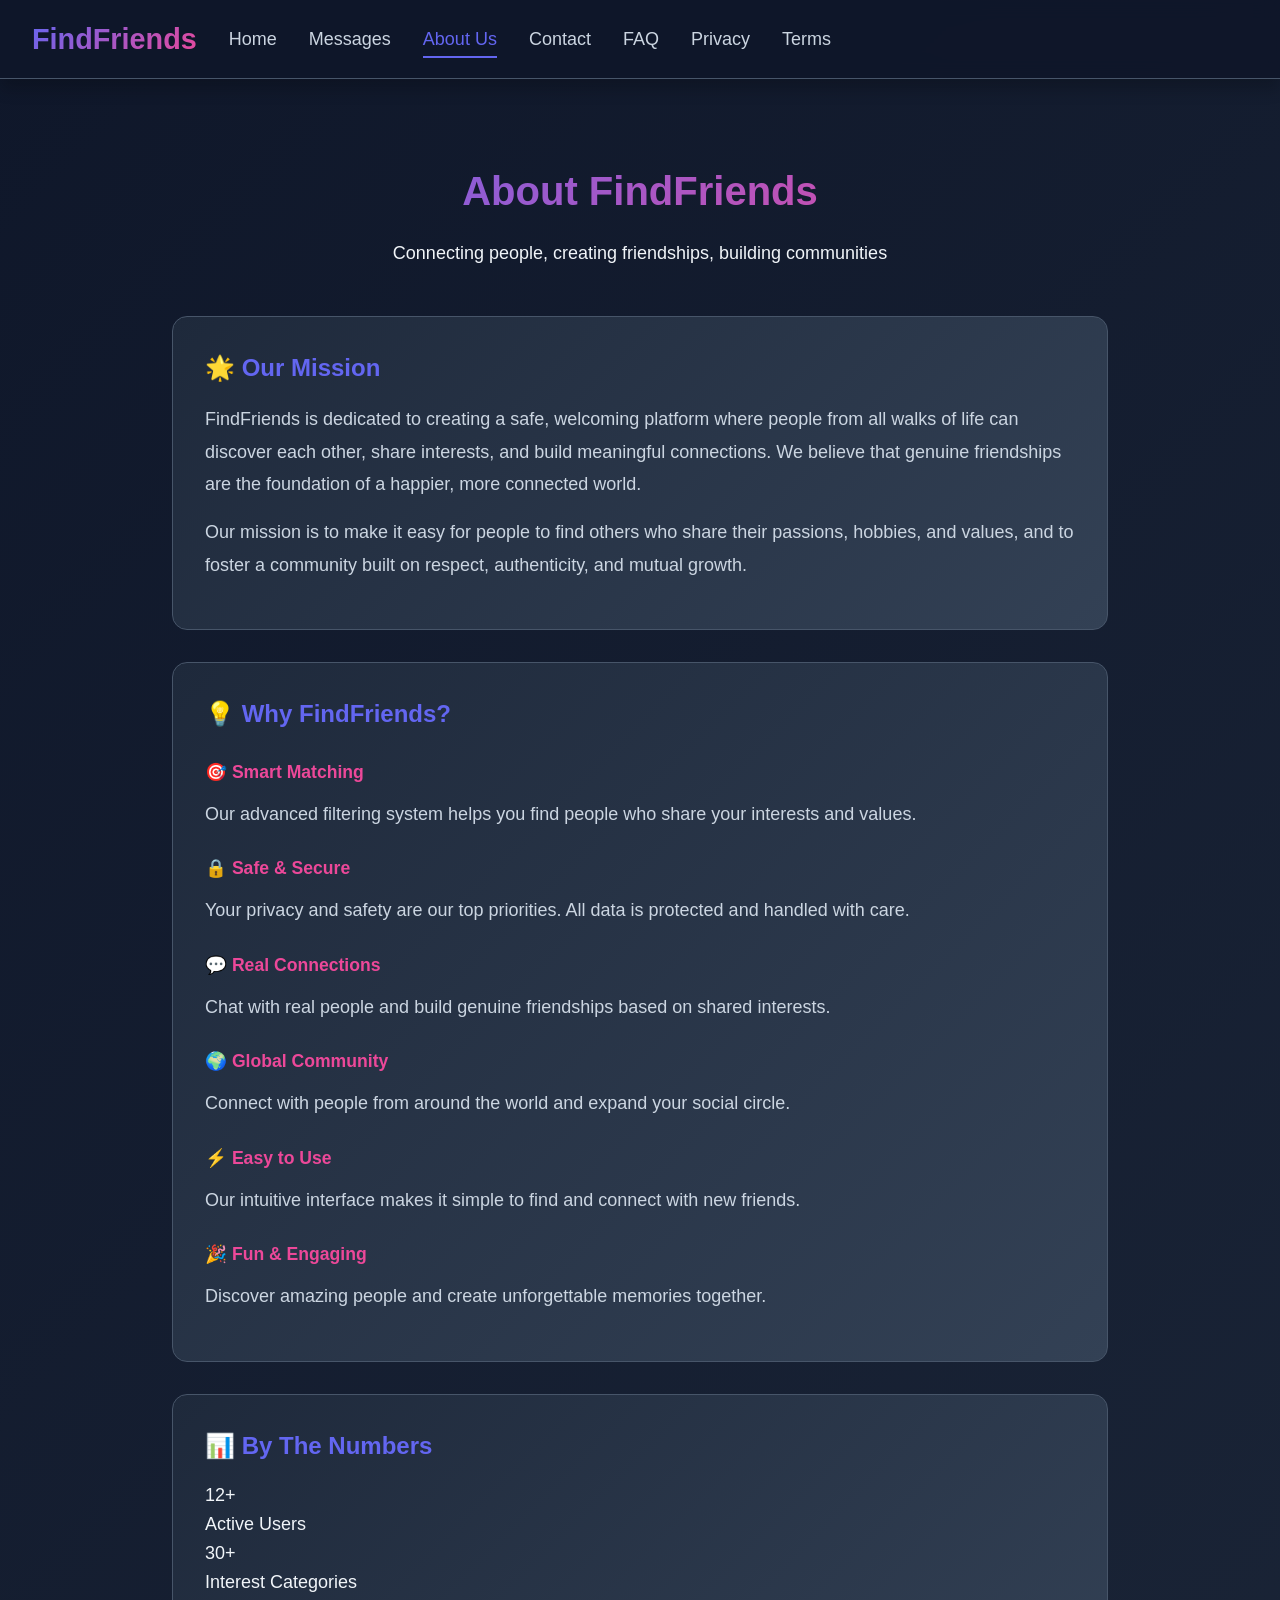
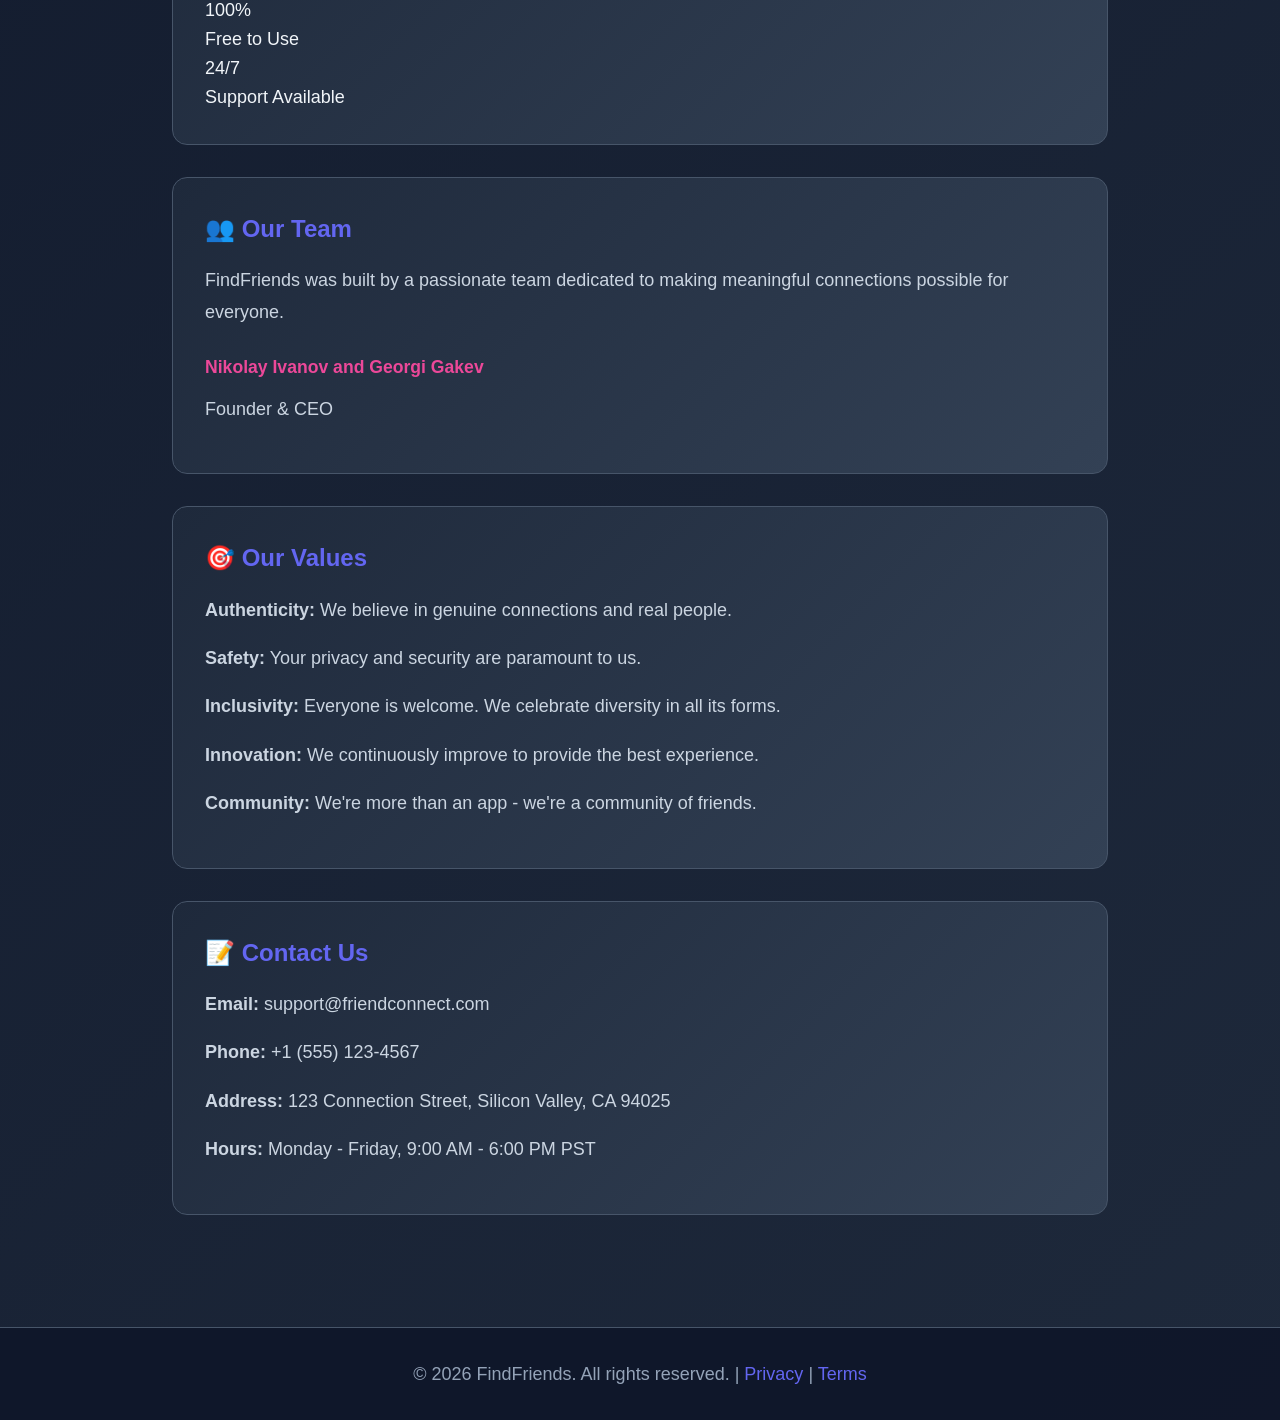
<file: FindFriends/html/about.html>
<!DOCTYPE html>
<html lang="en">
<head>
    <meta charset="UTF-8">
    <meta name="viewport" content="width=device-width, initial-scale=1.0">
    <title>About Us - FindFriends</title>
    <link rel="stylesheet" href="../css/styles.css">
    <link rel="stylesheet" href="../css/responsive.css">
   
</head>
<body>
    <header>
        <nav class="navbar">
            <div class="nav-container">
                <h1 class="logo"> FindFriends</h1>
                <div class="nav-menu">
                    <a href="../index.html" class="nav-link">Home</a>
                    <a href="../html/messages.html" class="nav-link"> Messages</a>
                    <a href="about.html" class="nav-link active">About Us</a>
                    <a href="contact.html" class="nav-link">Contact</a>
                    <a href="faq.html" class="nav-link">FAQ</a>
                    <a href="privacy.html" class="nav-link">Privacy</a>
                    <a href="terms.html" class="nav-link">Terms</a>
                </div>
            </div>
        </nav>
    </header>

    <main>
        <div class="page-container">
            <div class="page-header">
                <h1>About FindFriends</h1>
                <p>Connecting people, creating friendships, building communities</p>
            </div>

            <div class="section">
                <h2>🌟 Our Mission</h2>
                <p>
                    FindFriends is dedicated to creating a safe, welcoming platform where people from all walks of life 
                    can discover each other, share interests, and build meaningful connections. We believe that genuine friendships 
                    are the foundation of a happier, more connected world.
                </p>
                <p>
                    Our mission is to make it easy for people to find others who share their passions, hobbies, and values, 
                    and to foster a community built on respect, authenticity, and mutual growth.
                </p>
            </div>

            <div class="section">
                <h2>💡 Why FindFriends?</h2>
                <div class="feature-grid">
                    <div class="feature-card">
                        <h3>🎯 Smart Matching</h3>
                        <p>Our advanced filtering system helps you find people who share your interests and values.</p>
                    </div>
                    <div class="feature-card">
                        <h3>🔒 Safe & Secure</h3>
                        <p>Your privacy and safety are our top priorities. All data is protected and handled with care.</p>
                    </div>
                    <div class="feature-card">
                        <h3>💬 Real Connections</h3>
                        <p>Chat with real people and build genuine friendships based on shared interests.</p>
                    </div>
                    <div class="feature-card">
                        <h3>🌍 Global Community</h3>
                        <p>Connect with people from around the world and expand your social circle.</p>
                    </div>
                    <div class="feature-card">
                        <h3>⚡ Easy to Use</h3>
                        <p>Our intuitive interface makes it simple to find and connect with new friends.</p>
                    </div>
                    <div class="feature-card">
                        <h3>🎉 Fun & Engaging</h3>
                        <p>Discover amazing people and create unforgettable memories together.</p>
                    </div>
                </div>
            </div>

            <div class="section">
                <h2>📊 By The Numbers</h2>
                <div class="stats-row">
                    <div class="stat">
                        <div class="stat-number">12+</div>
                        <div class="stat-label">Active Users</div>
                    </div>
                    <div class="stat">
                        <div class="stat-number">30+</div>
                        <div class="stat-label">Interest Categories</div>
                    </div>
                    <div class="stat">
                        <div class="stat-number">100%</div>
                        <div class="stat-label">Free to Use</div>
                    </div>
                    <div class="stat">
                        <div class="stat-number">24/7</div>
                        <div class="stat-label">Support Available</div>
                    </div>
                </div>
            </div>

            <div class="section">
                <h2>👥 Our Team</h2>
                <p>FindFriends was built by a passionate team dedicated to making meaningful connections possible for everyone.</p>
                <div class="team-grid">
                    <div class="team-member">
                        <h3>Nikolay Ivanov and Georgi Gakev</h3>
                        <p>Founder & CEO</p>
                    </div>
                    
                </div>
            </div>

            <div class="section">
                <h2>🎯 Our Values</h2>
                <p><strong>Authenticity:</strong> We believe in genuine connections and real people.</p>
                <p><strong>Safety:</strong> Your privacy and security are paramount to us.</p>
                <p><strong>Inclusivity:</strong> Everyone is welcome. We celebrate diversity in all its forms.</p>
                <p><strong>Innovation:</strong> We continuously improve to provide the best experience.</p>
                <p><strong>Community:</strong> We're more than an app - we're a community of friends.</p>
            </div>

            <div class="section">
                <h2>📝 Contact Us</h2>
                <p><strong>Email:</strong> support@friendconnect.com</p>
                <p><strong>Phone:</strong> +1 (555) 123-4567</p>
                <p><strong>Address:</strong> 123 Connection Street, Silicon Valley, CA 94025</p>
                <p><strong>Hours:</strong> Monday - Friday, 9:00 AM - 6:00 PM PST</p>
            </div>
        </div>
    </main>

    <footer>
        <p>&copy; 2026 FindFriends. All rights reserved. | <a href="privacy.html" style="color: var(--primary-color); text-decoration: none;">Privacy</a> | <a href="terms.html" style="color: var(--primary-color); text-decoration: none;">Terms</a></p>
    </footer>
</body>
</html>
</file>
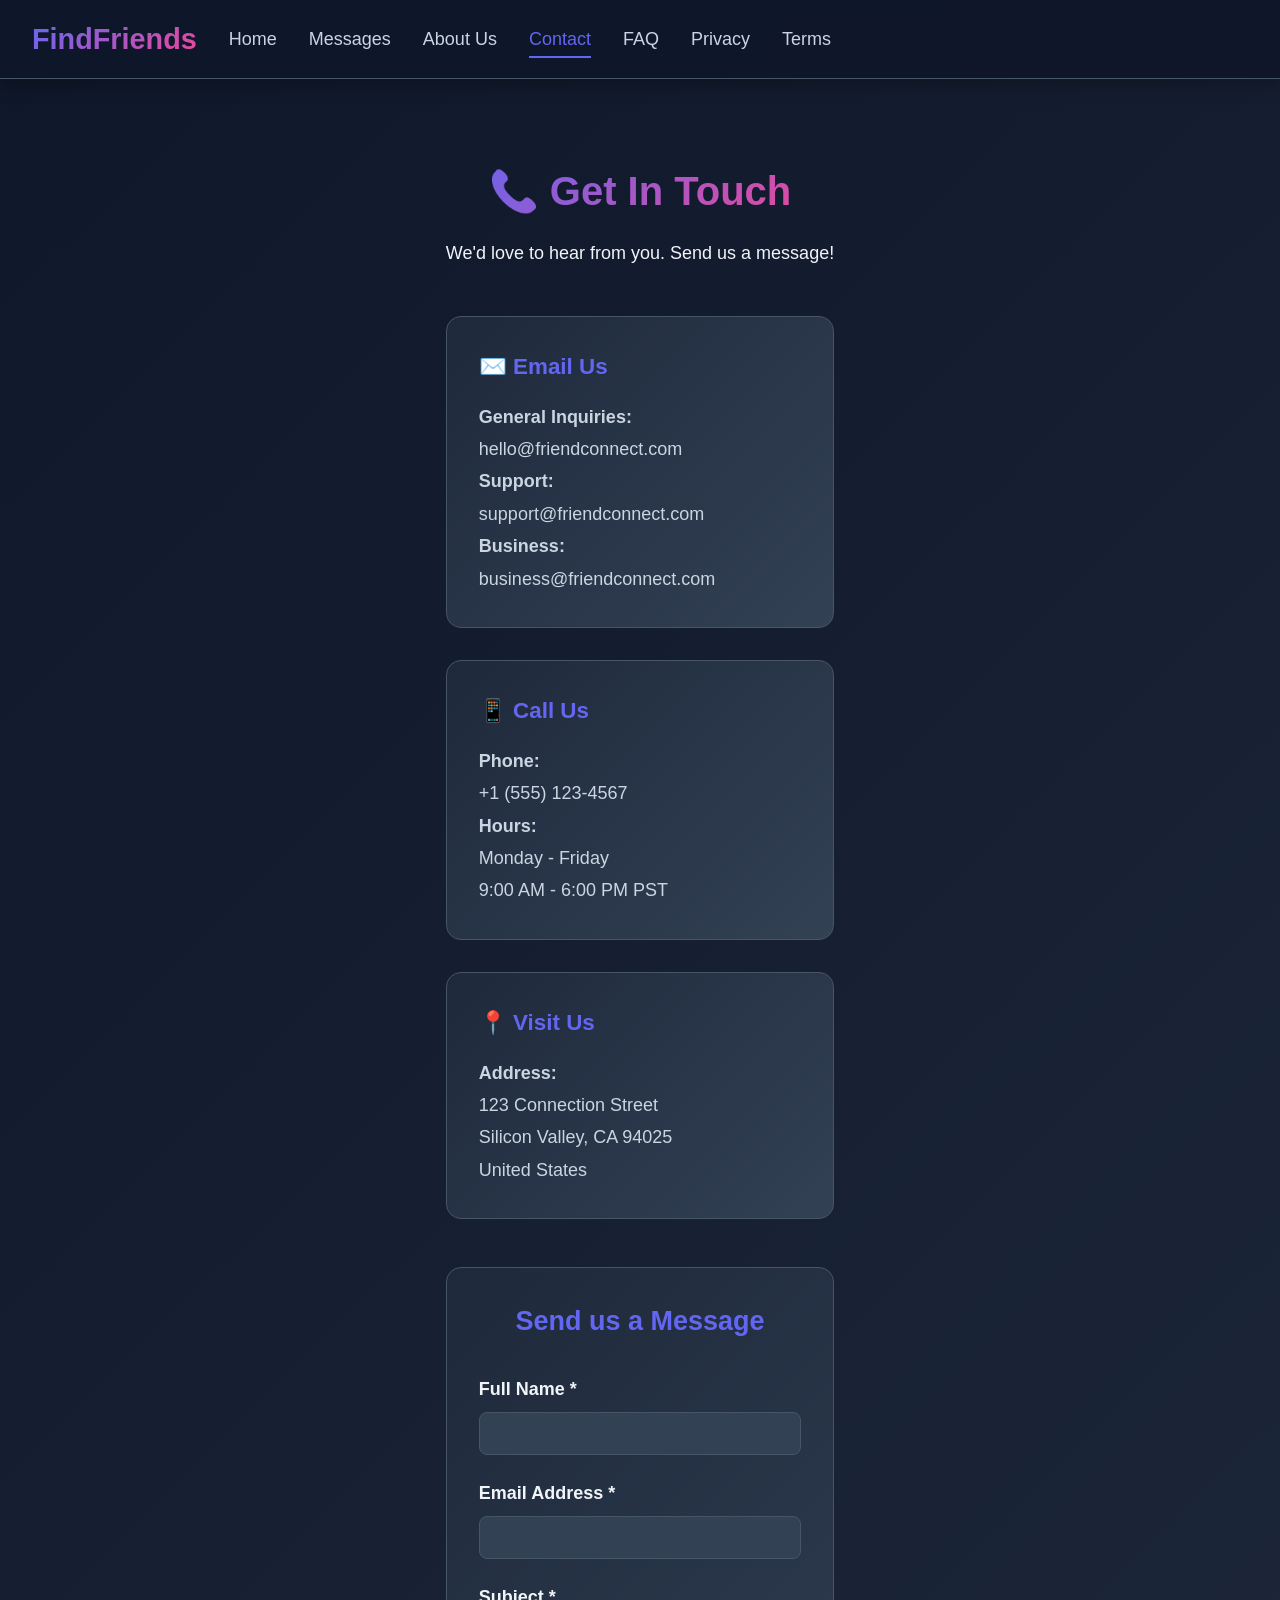
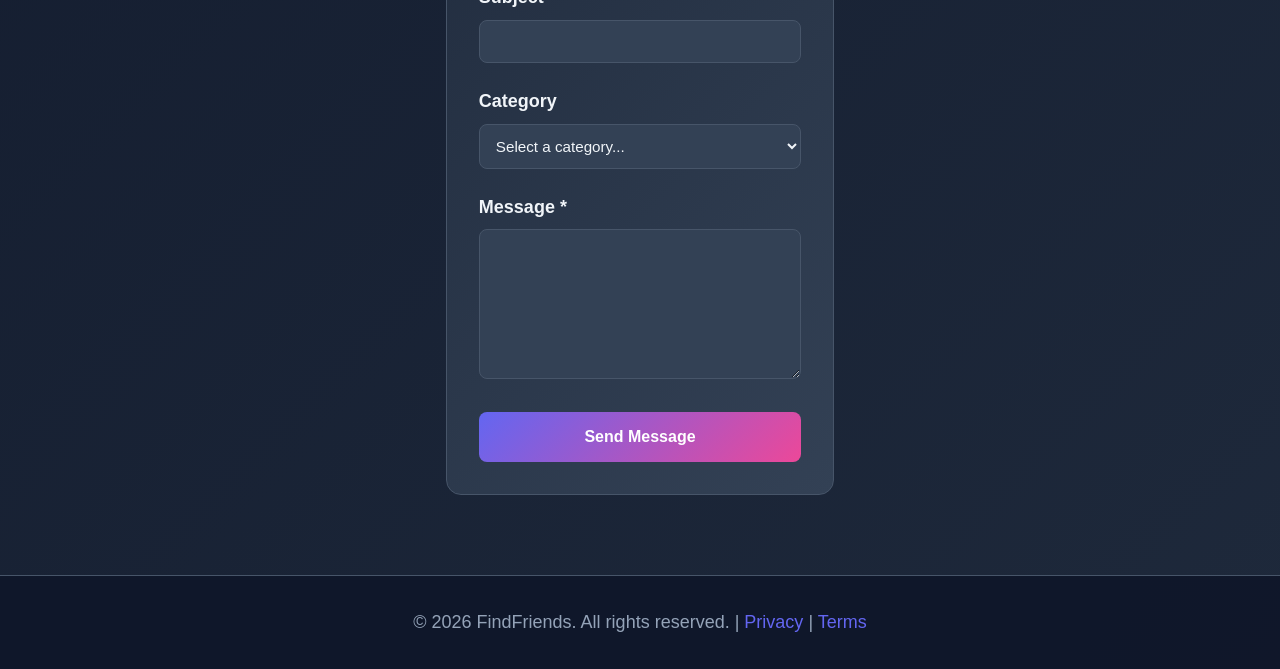
<file: FindFriends/html/contact.html>
<!DOCTYPE html>
<html lang="en">
<head>
    <meta charset="UTF-8">
    <meta name="viewport" content="width=device-width, initial-scale=1.0">
    <title>Contact Us - FindFriends</title>
    <link rel="stylesheet" href="../css/styles.css">
    <link rel="stylesheet" href="../css/responsive.css">
    
</head>
<body>
    <header>
        <nav class="navbar">
            <div class="nav-container">
                <h1 class="logo"> FindFriends</h1>
                <div class="nav-menu">
                    <a href="../index.html" class="nav-link">Home</a>
                    <a href="../html/messages.html" class="nav-link"> Messages</a>
                    <a href="about.html" class="nav-link">About Us</a>
                    <a href="contact.html" class="nav-link active">Contact</a>
                    <a href="faq.html" class="nav-link">FAQ</a>
                    <a href="privacy.html" class="nav-link">Privacy</a>
                    <a href="terms.html" class="nav-link">Terms</a>
                </div>
            </div>
        </nav>
    </header>

    <main>
        <div class="page-container">
            <div class="page-header">
                <h1>📞 Get In Touch</h1>
                <p>We'd love to hear from you. Send us a message!</p>
            </div>

            <div class="contact-grid">
                <div class="contact-card">
                    <h3>✉️ Email Us</h3>
                    <p><strong>General Inquiries:</strong><br>hello@friendconnect.com</p>
                    <p><strong>Support:</strong><br>support@friendconnect.com</p>
                    <p><strong>Business:</strong><br>business@friendconnect.com</p>
                </div>

                <div class="contact-card">
                    <h3>📱 Call Us</h3>
                    <p><strong>Phone:</strong><br>+1 (555) 123-4567</p>
                    <p><strong>Hours:</strong><br>Monday - Friday<br>9:00 AM - 6:00 PM PST</p>
                </div>

                <div class="contact-card">
                    <h3>📍 Visit Us</h3>
                    <p><strong>Address:</strong><br>123 Connection Street<br>Silicon Valley, CA 94025<br>United States</p>
                </div>
            </div>

            <div class="contact-form">
                <h2 style="text-align: center; margin-bottom: 2rem; color: var(--primary-color);">Send us a Message</h2>
                <form id="contact-form">
                    <div class="form-group">
                        <label for="name">Full Name *</label>
                        <input type="text" id="name" name="name" required>
                    </div>

                    <div class="form-group">
                        <label for="email">Email Address *</label>
                        <input type="email" id="email" name="email" required>
                    </div>

                    <div class="form-group">
                        <label for="subject">Subject *</label>
                        <input type="text" id="subject" name="subject" required>
                    </div>

                    <div class="form-group">
                        <label for="category">Category</label>
                        <select id="category" name="category">
                            <option value="">Select a category...</option>
                            <option value="general">General Inquiry</option>
                            <option value="support">Technical Support</option>
                            <option value="feedback">Feedback</option>
                            <option value="business">Business Proposal</option>
                            <option value="other">Other</option>
                        </select>
                    </div>

                    <div class="form-group">
                        <label for="message">Message *</label>
                        <textarea id="message" name="message" required></textarea>
                    </div>

                    <button type="submit" class="form-submit">Send Message</button>
                </form>
            </div>
        </div>
    </main>

    <footer>
        <p>&copy; 2026 FindFriends. All rights reserved. | <a href="privacy.html" style="color: var(--primary-color); text-decoration: none;">Privacy</a> | <a href="terms.html" style="color: var(--primary-color); text-decoration: none;">Terms</a></p>
    </footer>

    <script>
        document.getElementById('contact-form').addEventListener('submit', (e) => {
            e.preventDefault();
            const formData = {
                name: document.getElementById('name').value,
                email: document.getElementById('email').value,
                subject: document.getElementById('subject').value,
                category: document.getElementById('category').value,
                message: document.getElementById('message').value,
                timestamp: new Date().toISOString()
            };
            
            // Save to localStorage (in real app, would send to server)
            let messages = JSON.parse(localStorage.getItem('contact-messages') || '[]');
            messages.push(formData);
            localStorage.setItem('contact-messages', JSON.stringify(messages));
            
            // Show success message
            alert('✅ Thank you for your message! We will get back to you soon.');
            document.getElementById('contact-form').reset();
        });
    </script>
</body>
</html>
</file>
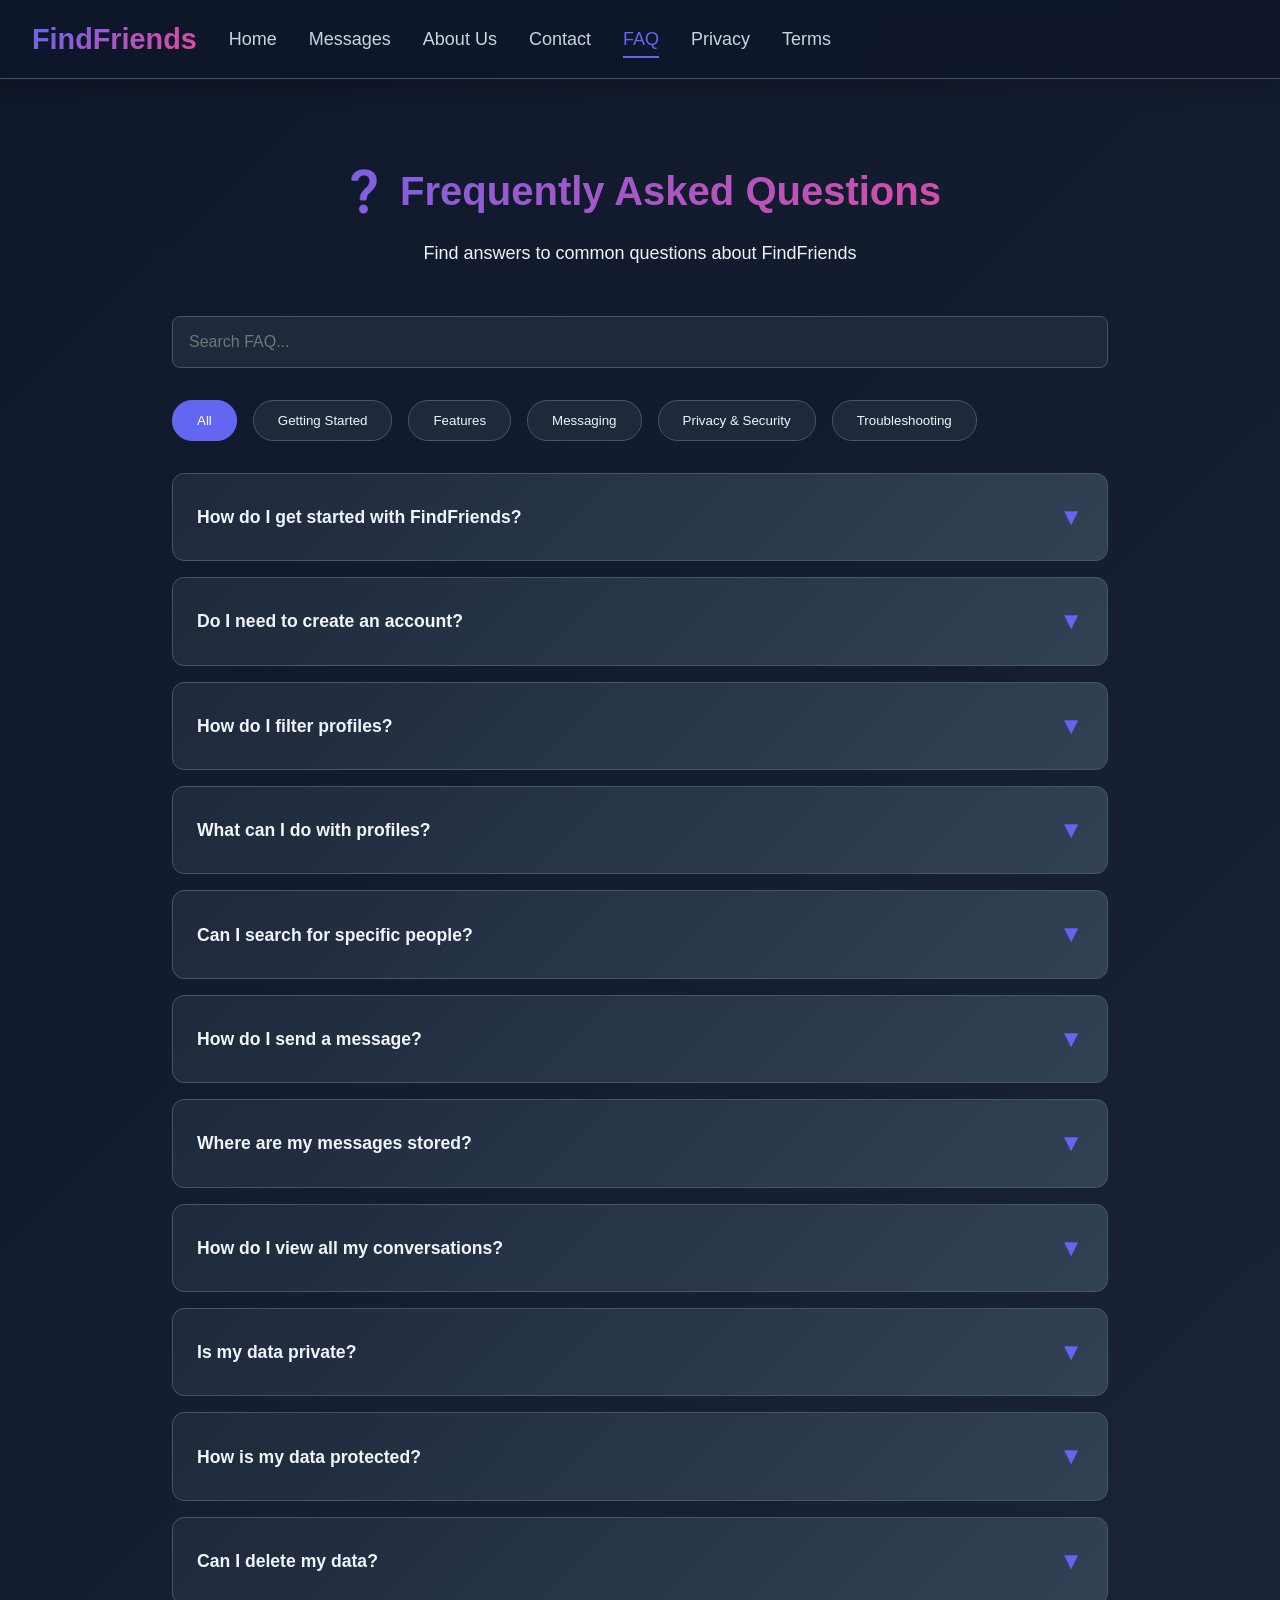
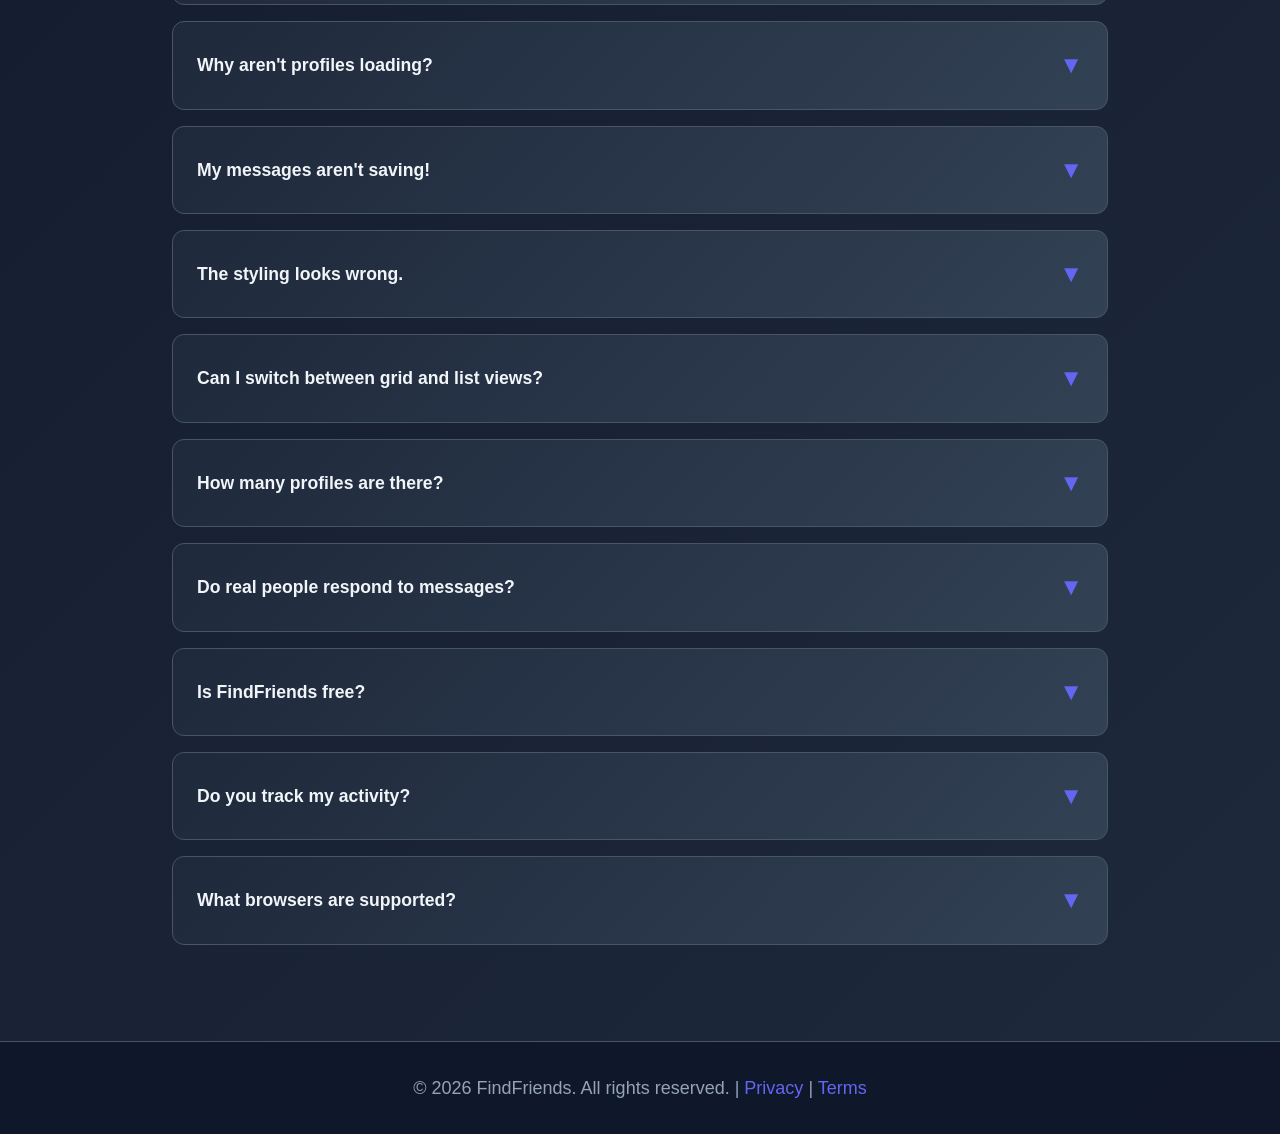
<file: FindFriends/html/faq.html>
<!DOCTYPE html>
<html lang="en">
<head>
    <meta charset="UTF-8">
    <meta name="viewport" content="width=device-width, initial-scale=1.0">
    <title>FAQ - FindFriends</title>
    <link rel="stylesheet" href="../css/styles.css">
    <link rel="stylesheet" href="../css/responsive.css">
    
</head>
<body>
    <header>
        <nav class="navbar">
            <div class="nav-container">
                <h1 class="logo"> FindFriends</h1>
                <div class="nav-menu">
                    <a href="../index.html" class="nav-link">Home</a>
                    <a href="../html/messages.html" class="nav-link"> Messages</a>
                    <a href="about.html" class="nav-link">About Us</a>
                    <a href="contact.html" class="nav-link">Contact</a>
                    <a href="faq.html" class="nav-link active">FAQ</a>
                    <a href="privacy.html" class="nav-link">Privacy</a>
                    <a href="terms.html" class="nav-link">Terms</a>
                </div>
            </div>
        </nav>
    </header>

    <main>
        <div class="page-container">
            <div class="page-header">
                <h1>❓ Frequently Asked Questions</h1>
                <p>Find answers to common questions about FindFriends</p>
            </div>

            <div class="faq-search">
                <input type="text" id="faq-search" placeholder="Search FAQ...">
            </div>

            <div class="faq-categories">
                <button class="faq-category-btn active" data-category="all">All</button>
                <button class="faq-category-btn" data-category="getting-started">Getting Started</button>
                <button class="faq-category-btn" data-category="features">Features</button>
                <button class="faq-category-btn" data-category="messaging">Messaging</button>
                <button class="faq-category-btn" data-category="privacy">Privacy & Security</button>
                <button class="faq-category-btn" data-category="troubleshooting">Troubleshooting</button>
            </div>

            <div id="faq-list">
                <!-- FAQ items will be generated here -->
            </div>
        </div>
    </main>

    <footer>
        <p>&copy; 2026 FindFriends. All rights reserved. | <a href="privacy.html" style="color: var(--primary-color); text-decoration: none;">Privacy</a> | <a href="terms.html" style="color: var(--primary-color); text-decoration: none;">Terms</a></p>
    </footer>

    <script>
        const faqData = [
            {
                category: 'getting-started',
                question: 'How do I get started with FindFriends?',
                answer: 'Simply open the app, browse profiles, and start connecting! You can like profiles, send friend requests, and message people directly. All data is stored locally on your device.'
            },
            {
                category: 'getting-started',
                question: 'Do I need to create an account?',
                answer: 'No! FindFriends runs entirely in your browser with no server needed. Just open the app and start using it immediately. Your data is stored locally.'
            },
            {
                category: 'features',
                question: 'How do I filter profiles?',
                answer: 'Click the 🔍 Filters button in the top right. You can filter by age range, select multiple interests, and sort by different criteria. Click Apply Filters to see results.'
            },
            {
                category: 'features',
                question: 'What can I do with profiles?',
                answer: 'You can: ❤️ Like profiles, 👥 Add friends, 💬 Send messages, 🔍 Search by interests, 📊 View statistics, and 📱 Toggle between grid and list views.'
            },
            {
                category: 'features',
                question: 'Can I search for specific people?',
                answer: 'Yes! Use the search bar at the top to find profiles by name, location, interests, or keywords. Results update in real-time as you type.'
            },
            {
                category: 'messaging',
                question: 'How do I send a message?',
                answer: 'Click the 💬 Message button on any profile card, or navigate to the Messages page (💬 icon in navbar). Type your message and press Enter to send.'
            },
            {
                category: 'messaging',
                question: 'Where are my messages stored?',
                answer: 'All your messages are stored in your browser\'s local storage. They persist even if you close the app. Only you can see them - nothing is sent to a server.'
            },
            {
                category: 'messaging',
                question: 'How do I view all my conversations?',
                answer: 'Go to the Messages page (💬 in navbar) or click the 💬 message icon. You\'ll see all conversations in the sidebar with message previews.'
            },
            {
                category: 'privacy',
                question: 'Is my data private?',
                answer: 'Yes, completely! All data is processed and stored locally on your device. Nothing is sent to external servers. Read our Privacy Policy for details.'
            },
            {
                category: 'privacy',
                question: 'How is my data protected?',
                answer: 'Your data is stored in your browser\'s localStorage, which is isolated from other websites. We don\'t use external services or trackers.'
            },
            {
                category: 'privacy',
                question: 'Can I delete my data?',
                answer: 'Yes! You can clear your browser data or use your browser\'s developer tools to clear localStorage. Visit our Privacy Policy for more information.'
            },
            {
                category: 'troubleshooting',
                question: 'Why aren\'t profiles loading?',
                answer: 'Try refreshing the page (Ctrl+F5). If the issue persists, check that you\'re using a modern browser (Chrome, Firefox, Safari, Edge).'
            },
            {
                category: 'troubleshooting',
                question: 'My messages aren\'t saving!',
                answer: 'Make sure localStorage is enabled and you\'re not in Private/Incognito mode. Check your browser settings. In some cases, clearing cache helps.'
            },
            {
                category: 'troubleshooting',
                question: 'The styling looks wrong.',
                answer: 'Try clearing your browser cache (Ctrl+F5). If CSS still doesn\'t load, check that all files are in the correct folders. Try a different browser.'
            },
            {
                category: 'features',
                question: 'Can I switch between grid and list views?',
                answer: 'Yes! Click the ⊞/≡ toggle button in the stats bar. Grid view shows multiple cards per row, while list view shows one profile per row.'
            },
            {
                category: 'features',
                question: 'How many profiles are there?',
                answer: 'We have 12+ diverse profiles with different interests, ages, and locations. More profiles can be added easily.'
            },
            {
                category: 'messaging',
                question: 'Do real people respond to messages?',
                answer: 'No, responses are simulated for demonstration. In a production version, real users would respond. This is a preview/demo of the messaging system.'
            },
            {
                category: 'getting-started',
                question: 'Is FindFriends free?',
                answer: 'Yes, completely free! No subscriptions, no ads, no hidden charges. Just download and use.'
            },
            {
                category: 'privacy',
                question: 'Do you track my activity?',
                answer: 'No tracking whatsoever. We don\'t collect analytics, cookies, or any user data. Everything stays on your device.'
            },
            {
                category: 'troubleshooting',
                question: 'What browsers are supported?',
                answer: 'Chrome, Firefox, Safari, and Edge (latest versions). Mobile browsers: Chrome Mobile and Safari iOS.'
            }
        ];

        let currentCategory = 'all';

        function renderFAQ(category = 'all', searchTerm = '') {
            const container = document.getElementById('faq-list');
            let filtered = faqData;

            if (category !== 'all') {
                filtered = filtered.filter(item => item.category === category);
            }

            if (searchTerm) {
                filtered = filtered.filter(item =>
                    item.question.toLowerCase().includes(searchTerm.toLowerCase()) ||
                    item.answer.toLowerCase().includes(searchTerm.toLowerCase())
                );
            }

            container.innerHTML = filtered.map((item, index) => `
                <div class="faq-item" data-index="${index}">
                    <div class="faq-question">
                        <h3>${item.question}</h3>
                        <span class="faq-toggle">▼</span>
                    </div>
                    <div class="faq-answer">
                        <p>${item.answer}</p>
                    </div>
                </div>
            `).join('');

            // Add click listeners
            container.querySelectorAll('.faq-item').forEach(item => {
                item.querySelector('.faq-question').addEventListener('click', () => {
                    item.classList.toggle('open');
                });
            });
        }

        // Category filtering
        document.querySelectorAll('.faq-category-btn').forEach(btn => {
            btn.addEventListener('click', () => {
                document.querySelectorAll('.faq-category-btn').forEach(b => b.classList.remove('active'));
                btn.classList.add('active');
                currentCategory = btn.dataset.category;
                renderFAQ(currentCategory, document.getElementById('faq-search').value);
            });
        });

        // Search
        document.getElementById('faq-search').addEventListener('input', (e) => {
            renderFAQ(currentCategory, e.target.value);
        });

        // Initial render
        renderFAQ();
    </script>
</body>
</html>
</file>
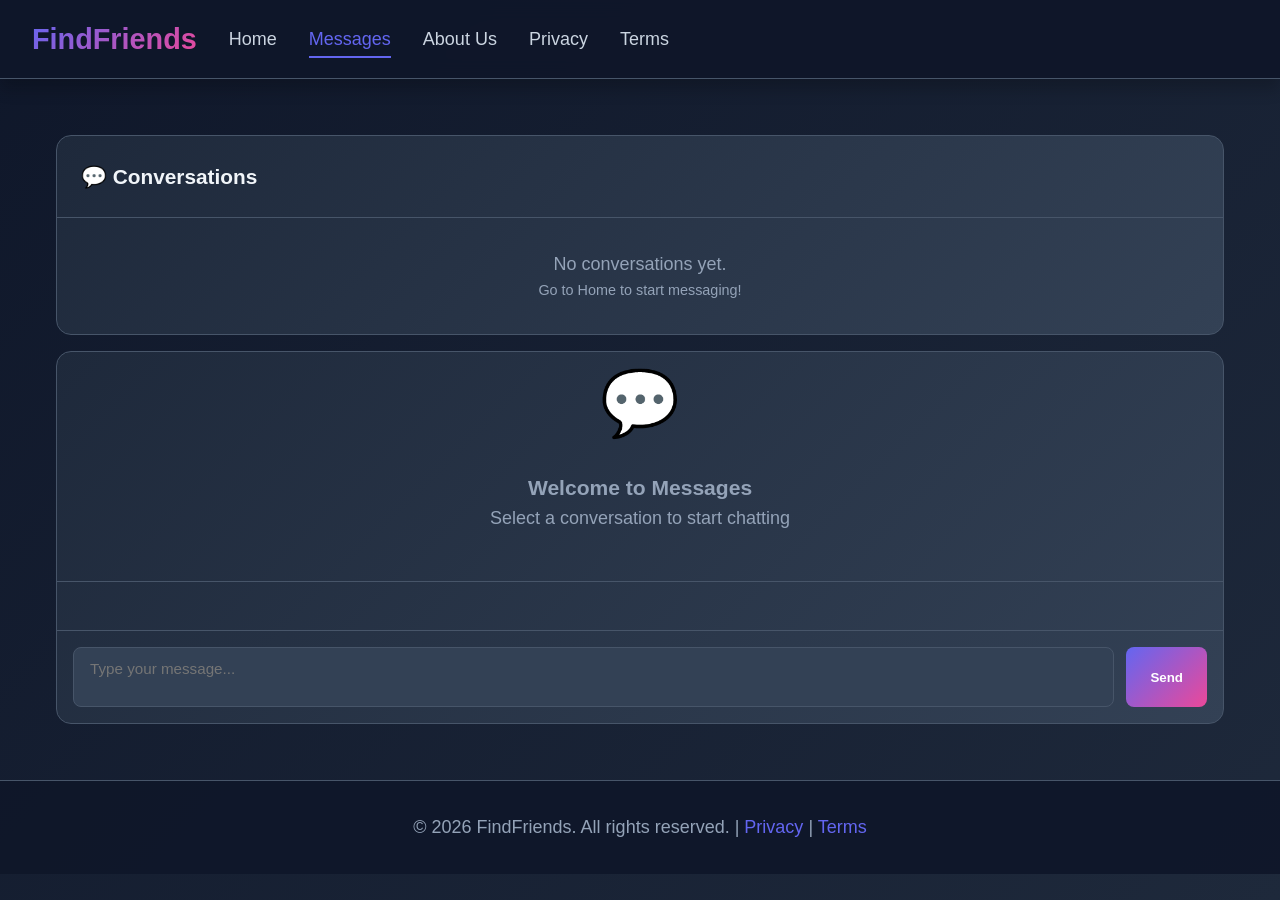
<file: FindFriends/html/messages.html>
<!DOCTYPE html>
<html lang="en">
<head>
    <meta charset="UTF-8">
    <meta name="viewport" content="width=device-width, initial-scale=1.0">
    <title>Messages - FindFriends</title>
    <link rel="stylesheet" href="../css/styles.css">
    <link rel="stylesheet" href="../css/responsive.css">
    
</head>
<body>
    <header>
        <nav class="navbar">
            <div class="nav-container">
                <h1 class="logo"> FindFriends</h1>
                <div class="nav-menu">
                    <a href="../index.html" class="nav-link">Home</a>
                    <a href="messages.html" class="nav-link active"> Messages</a>
                    <a href="about.html" class="nav-link">About Us</a>
                    <a href="privacy.html" class="nav-link">Privacy</a>
                    <a href="terms.html" class="nav-link">Terms</a>
                </div>
            </div>
        </nav>
    </header>

    <main>
        <div class="messages-container">
            <!-- Conversations Sidebar -->
            <aside class="conversations-sidebar">
                <div class="sidebar-header">
                    <h2>💬 Conversations</h2>
                </div>
                <div class="conversations-list" id="conversations-list">
                    <div style="padding: 2rem; text-align: center; color: var(--text-muted);">
                        <p>No conversations yet.</p>
                        <p style="font-size: 0.9rem;">Go to Home to start messaging!</p>
                    </div>
                </div>
            </aside>

            <!-- Chat Area -->
            <section class="chat-area">
                <div class="empty-state" id="empty-state">
                    <div class="empty-state-icon">💬</div>
                    <h3>Welcome to Messages</h3>
                    <p>Select a conversation to start chatting</p>
                </div>

                <div id="chat-content" style="display: none; height: 100%; display: flex; flex-direction: column;">
                    <div class="chat-header">
                        <h3 id="chat-name"></h3>
                    </div>
                    <div class="messages-display" id="messages-display"></div>
                    <div class="chat-input-area">
                        <textarea class="chat-input" id="chat-input" placeholder="Type your message..."></textarea>
                        <button class="chat-send-btn" id="chat-send-btn">Send</button>
                    </div>
                </div>
            </section>
        </div>
    </main>

    <footer>
        <p>&copy; 2026 FindFriends. All rights reserved. | <a href="privacy.html" style="color: var(--primary-color); text-decoration: none;">Privacy</a> | <a href="terms.html" style="color: var(--primary-color); text-decoration: none;">Terms</a></p>
    </footer>

    <script src="../js/utils.js"></script>
    <script src="../js/profiles.js"></script>
    <script>
        // Load conversations from localStorage
        let conversations = StorageHelper.load('friend-connect-conversations', []);
        let currentConversation = null;

        // Render conversations list
        function renderConversationsList() {
            const list = document.getElementById('conversations-list');
            if (conversations.length === 0) {
                list.innerHTML = '<div style="padding: 2rem; text-align: center; color: var(--text-muted);"><p>No conversations yet.</p><p style="font-size: 0.9rem;">Go to Home to start messaging!</p></div>';
                return;
            }

            list.innerHTML = conversations.map(conv => {
                const lastMessage = conv.messages.length > 0 ? conv.messages[conv.messages.length - 1] : null;
                const preview = lastMessage ? (lastMessage.sent ? 'You: ' : '') + lastMessage.text.substring(0, 30) : 'No messages yet';
                return `
                    <div class="conversation-item ${currentConversation?.id === conv.id ? 'active' : ''}" data-conv-id="${conv.id}">
                        <img src="${conv.profileImage}" alt="${conv.profileName}" class="conversation-avatar">
                        <div class="conversation-info">
                            <div class="conversation-name">${conv.profileName}</div>
                            <div class="conversation-preview">${preview}</div>
                        </div>
                    </div>
                `;
            }).join('');

            // Add listeners
            list.querySelectorAll('.conversation-item').forEach(item => {
                item.addEventListener('click', () => {
                    const convId = parseInt(item.dataset.convId);
                    currentConversation = conversations.find(c => c.id === convId);
                    showConversation();
                });
            });
        }

        // Show conversation
        function showConversation() {
            if (!currentConversation) return;

            document.getElementById('empty-state').style.display = 'none';
            document.getElementById('chat-content').style.display = 'flex';
            document.getElementById('chat-name').textContent = currentConversation.profileName;

            const display = document.getElementById('messages-display');
            display.innerHTML = currentConversation.messages.map(msg => `
                <div class="message-row ${msg.sent ? 'sent' : 'received'}">
                    <div>
                        <div class="message-bubble">${msg.text}</div>
                        <div class="message-time">${new Date(msg.timestamp).toLocaleTimeString()}</div>
                    </div>
                </div>
            `).join('');

            setTimeout(() => {
                display.scrollTop = display.scrollHeight;
            }, 0);

            renderConversationsList();
        }

        // Send message
        document.getElementById('chat-send-btn')?.addEventListener('click', () => {
            const input = document.getElementById('chat-input');
            const text = input.value.trim();
            if (text === '' || !currentConversation) return;

            currentConversation.messages.push({
                text: text,
                sent: true,
                timestamp: new Date().toISOString()
            });

            setTimeout(() => {
                const responses = ['That sounds great! 😊', 'I totally agree! 👍', 'Tell me more!', 'That\'s awesome! 🎉'];
                currentConversation.messages.push({
                    text: responses[Math.floor(Math.random() * responses.length)],
                    sent: false,
                    timestamp: new Date().toISOString()
                });
                StorageHelper.save('friend-connect-conversations', conversations);
                showConversation();
            }, 500);

            input.value = '';
            StorageHelper.save('friend-connect-conversations', conversations);
            showConversation();
        });
        

        document.getElementById('chat-input')?.addEventListener('keypress', (e) => {
            if (e.key === 'Enter' && !e.shiftKey) {
                e.preventDefault();
                document.getElementById('chat-send-btn').click();
            }
        });

        // Initial render
        renderConversationsList();
    </script>
</body>
</html>
</file>
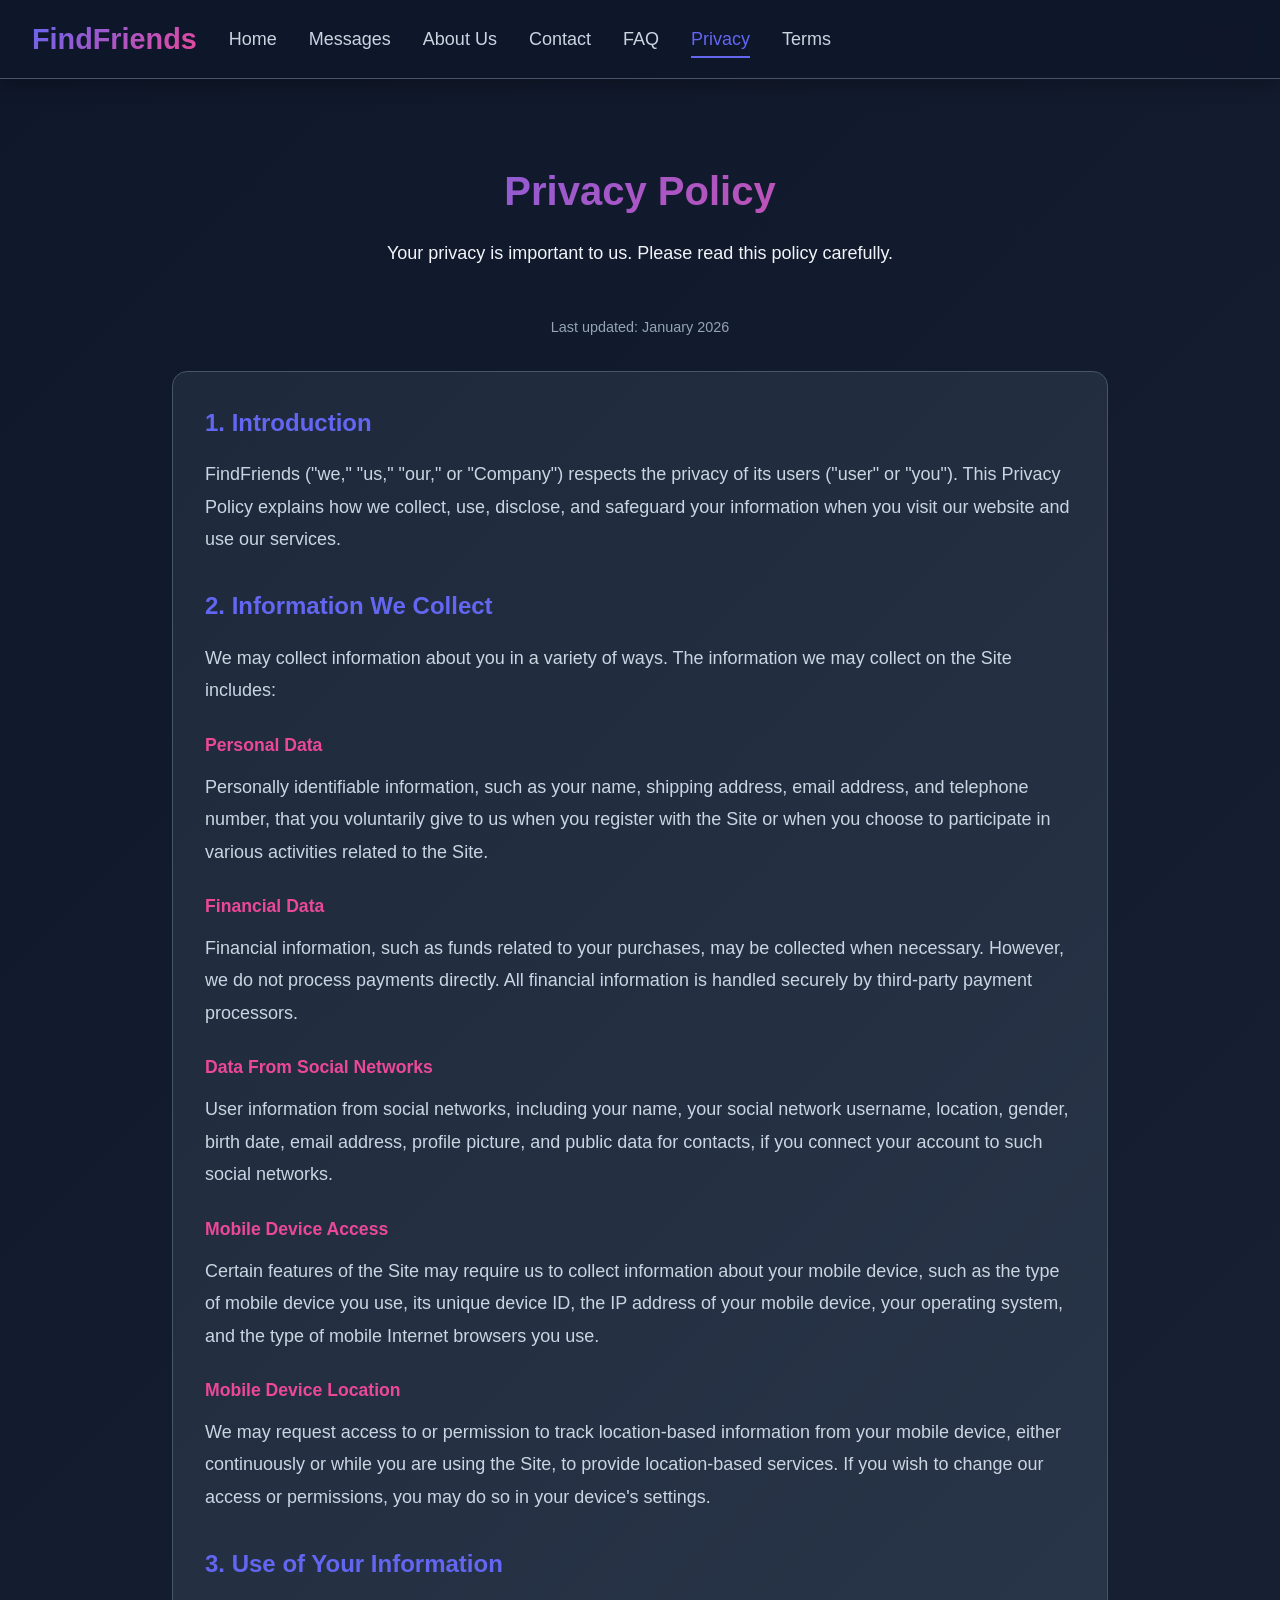
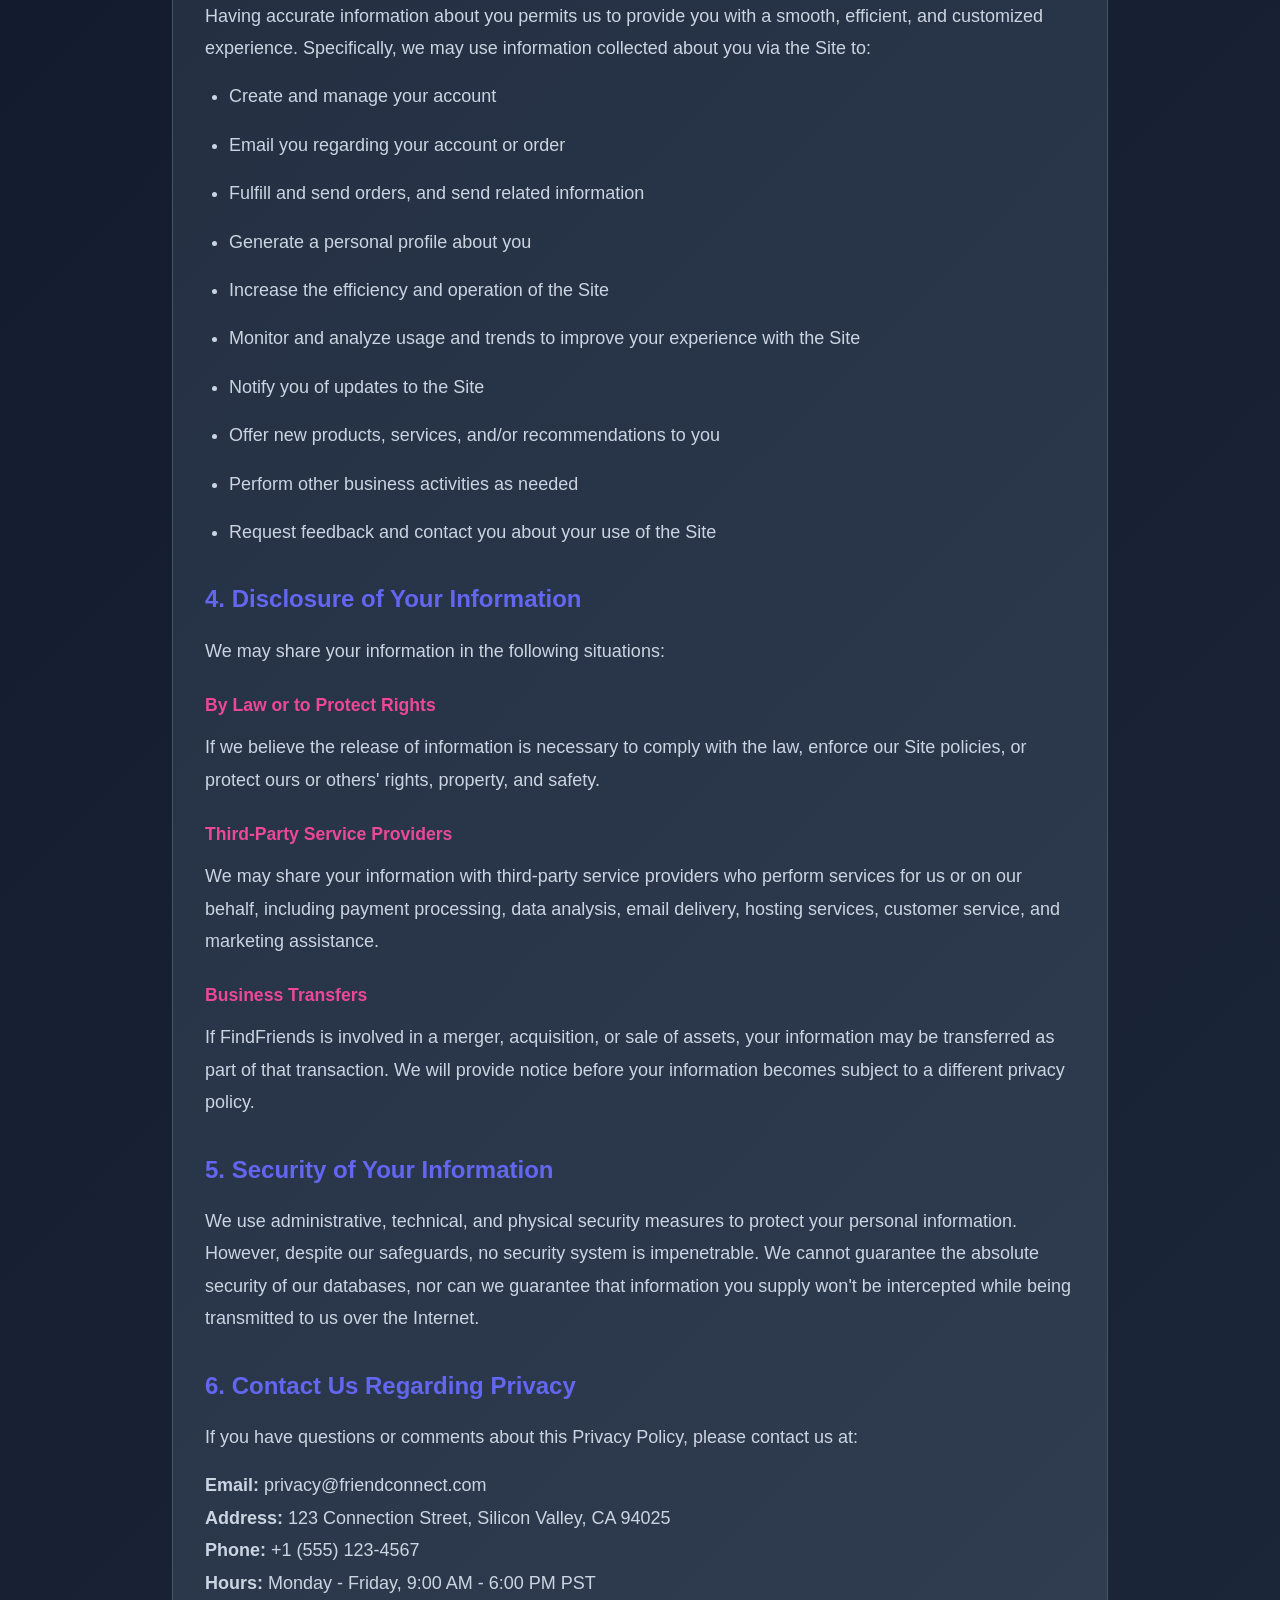
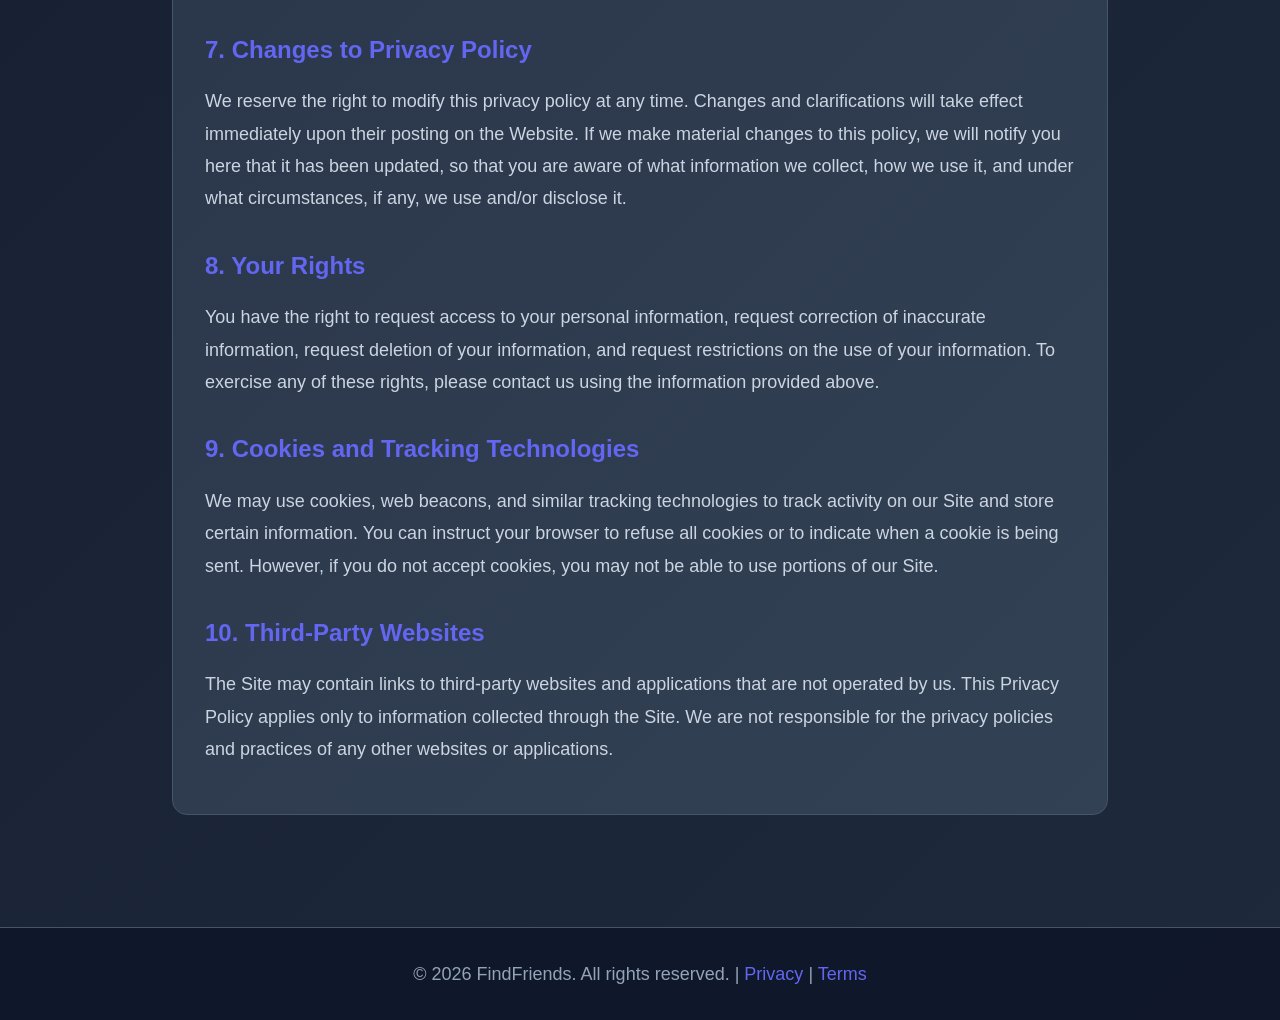
<file: FindFriends/html/privacy.html>
<!DOCTYPE html>
<html lang="en">
<head>
    <meta charset="UTF-8">
    <meta name="viewport" content="width=device-width, initial-scale=1.0">
    <title>Privacy Policy - FindFriends</title>
    <link rel="stylesheet" href="../css/styles.css">
    <link rel="stylesheet" href="../css/responsive.css">
    
    
</head>
<body>
    <header>
        <nav class="navbar">
            <div class="nav-container">
                <h1 class="logo"> FindFriends</h1>
                <div class="nav-menu">
                    <a href="../index.html" class="nav-link">Home</a>
                    <a href="../html/messages.html" class="nav-link"> Messages</a>
                    <a href="about.html" class="nav-link">About Us</a>
                    <a href="contact.html" class="nav-link">Contact</a>
                    <a href="faq.html" class="nav-link">FAQ</a>
                    <a href="privacy.html" class="nav-link active">Privacy</a>
                    <a href="terms.html" class="nav-link">Terms</a>
                </div>
            </div>
        </nav>
    </header>

    <main>
        <div class="page-container">
            <div class="page-header">
                <h1>Privacy Policy</h1>
                <p>Your privacy is important to us. Please read this policy carefully.</p>
            </div>

            <div class="last-updated">Last updated: January 2026</div>

            <div class="section">
                <h2>1. Introduction</h2>
                <p>
                    FindFriends ("we," "us," "our," or "Company") respects the privacy of its users ("user" or "you"). This Privacy Policy 
                    explains how we collect, use, disclose, and safeguard your information when you visit our website and use our services.
                </p>

                <h2>2. Information We Collect</h2>
                <p>We may collect information about you in a variety of ways. The information we may collect on the Site includes:</p>

                <h3>Personal Data</h3>
                <p>
                    Personally identifiable information, such as your name, shipping address, email address, and telephone number, that 
                    you voluntarily give to us when you register with the Site or when you choose to participate in various activities 
                    related to the Site.
                </p>

                <h3>Financial Data</h3>
                <p>
                    Financial information, such as funds related to your purchases, may be collected when necessary. However, we do not 
                    process payments directly. All financial information is handled securely by third-party payment processors.
                </p>

                <h3>Data From Social Networks</h3>
                <p>
                    User information from social networks, including your name, your social network username, location, gender, birth date, 
                    email address, profile picture, and public data for contacts, if you connect your account to such social networks.
                </p>

                <h3>Mobile Device Access</h3>
                <p>
                    Certain features of the Site may require us to collect information about your mobile device, such as the type of mobile 
                    device you use, its unique device ID, the IP address of your mobile device, your operating system, and the type of 
                    mobile Internet browsers you use.
                </p>

                <h3>Mobile Device Location</h3>
                <p>
                    We may request access to or permission to track location-based information from your mobile device, either continuously 
                    or while you are using the Site, to provide location-based services. If you wish to change our access or permissions, 
                    you may do so in your device's settings.
                </p>

                <h2>3. Use of Your Information</h2>
                <p>Having accurate information about you permits us to provide you with a smooth, efficient, and customized experience. Specifically, we may use information collected about you via the Site to:</p>
                <ul>
                    <li>Create and manage your account</li>
                    <li>Email you regarding your account or order</li>
                    <li>Fulfill and send orders, and send related information</li>
                    <li>Generate a personal profile about you</li>
                    <li>Increase the efficiency and operation of the Site</li>
                    <li>Monitor and analyze usage and trends to improve your experience with the Site</li>
                    <li>Notify you of updates to the Site</li>
                    <li>Offer new products, services, and/or recommendations to you</li>
                    <li>Perform other business activities as needed</li>
                    <li>Request feedback and contact you about your use of the Site</li>
                </ul>

                <h2>4. Disclosure of Your Information</h2>
                <p>We may share your information in the following situations:</p>

                <h3>By Law or to Protect Rights</h3>
                <p>
                    If we believe the release of information is necessary to comply with the law, enforce our Site policies, or protect ours 
                    or others' rights, property, and safety.
                </p>

                <h3>Third-Party Service Providers</h3>
                <p>
                    We may share your information with third-party service providers who perform services for us or on our behalf, including 
                    payment processing, data analysis, email delivery, hosting services, customer service, and marketing assistance.
                </p>

                <h3>Business Transfers</h3>
                <p>
                    If FindFriends is involved in a merger, acquisition, or sale of assets, your information may be transferred as part 
                    of that transaction. We will provide notice before your information becomes subject to a different privacy policy.
                </p>

                <h2>5. Security of Your Information</h2>
                <p>
                    We use administrative, technical, and physical security measures to protect your personal information. However, despite 
                    our safeguards, no security system is impenetrable. We cannot guarantee the absolute security of our databases, nor can 
                    we guarantee that information you supply won't be intercepted while being transmitted to us over the Internet.
                </p>

                <h2>6. Contact Us Regarding Privacy</h2>
                <p>
                    If you have questions or comments about this Privacy Policy, please contact us at:
                </p>
                <p>
                    <strong>Email:</strong> privacy@friendconnect.com<br>
                    <strong>Address:</strong> 123 Connection Street, Silicon Valley, CA 94025<br>
                    <strong>Phone:</strong> +1 (555) 123-4567<br>
                    <strong>Hours:</strong> Monday - Friday, 9:00 AM - 6:00 PM PST
                </p>

                <h2>7. Changes to Privacy Policy</h2>
                <p>
                    We reserve the right to modify this privacy policy at any time. Changes and clarifications will take effect immediately 
                    upon their posting on the Website. If we make material changes to this policy, we will notify you here that it has been 
                    updated, so that you are aware of what information we collect, how we use it, and under what circumstances, if any, we 
                    use and/or disclose it.
                </p>

                <h2>8. Your Rights</h2>
                <p>
                    You have the right to request access to your personal information, request correction of inaccurate information, request 
                    deletion of your information, and request restrictions on the use of your information. To exercise any of these rights, 
                    please contact us using the information provided above.
                </p>

                <h2>9. Cookies and Tracking Technologies</h2>
                <p>
                    We may use cookies, web beacons, and similar tracking technologies to track activity on our Site and store certain 
                    information. You can instruct your browser to refuse all cookies or to indicate when a cookie is being sent. However, 
                    if you do not accept cookies, you may not be able to use portions of our Site.
                </p>

                <h2>10. Third-Party Websites</h2>
                <p>
                    The Site may contain links to third-party websites and applications that are not operated by us. This Privacy Policy 
                    applies only to information collected through the Site. We are not responsible for the privacy policies and practices 
                    of any other websites or applications.
                </p>
            </div>
        </div>
    </main>

    <footer>
        <p>&copy; 2026 FindFriends. All rights reserved. | <a href="privacy.html" style="color: var(--primary-color); text-decoration: none;">Privacy</a> | <a href="terms.html" style="color: var(--primary-color); text-decoration: none;">Terms</a></p>
    </footer>
</body>
</html>
</file>
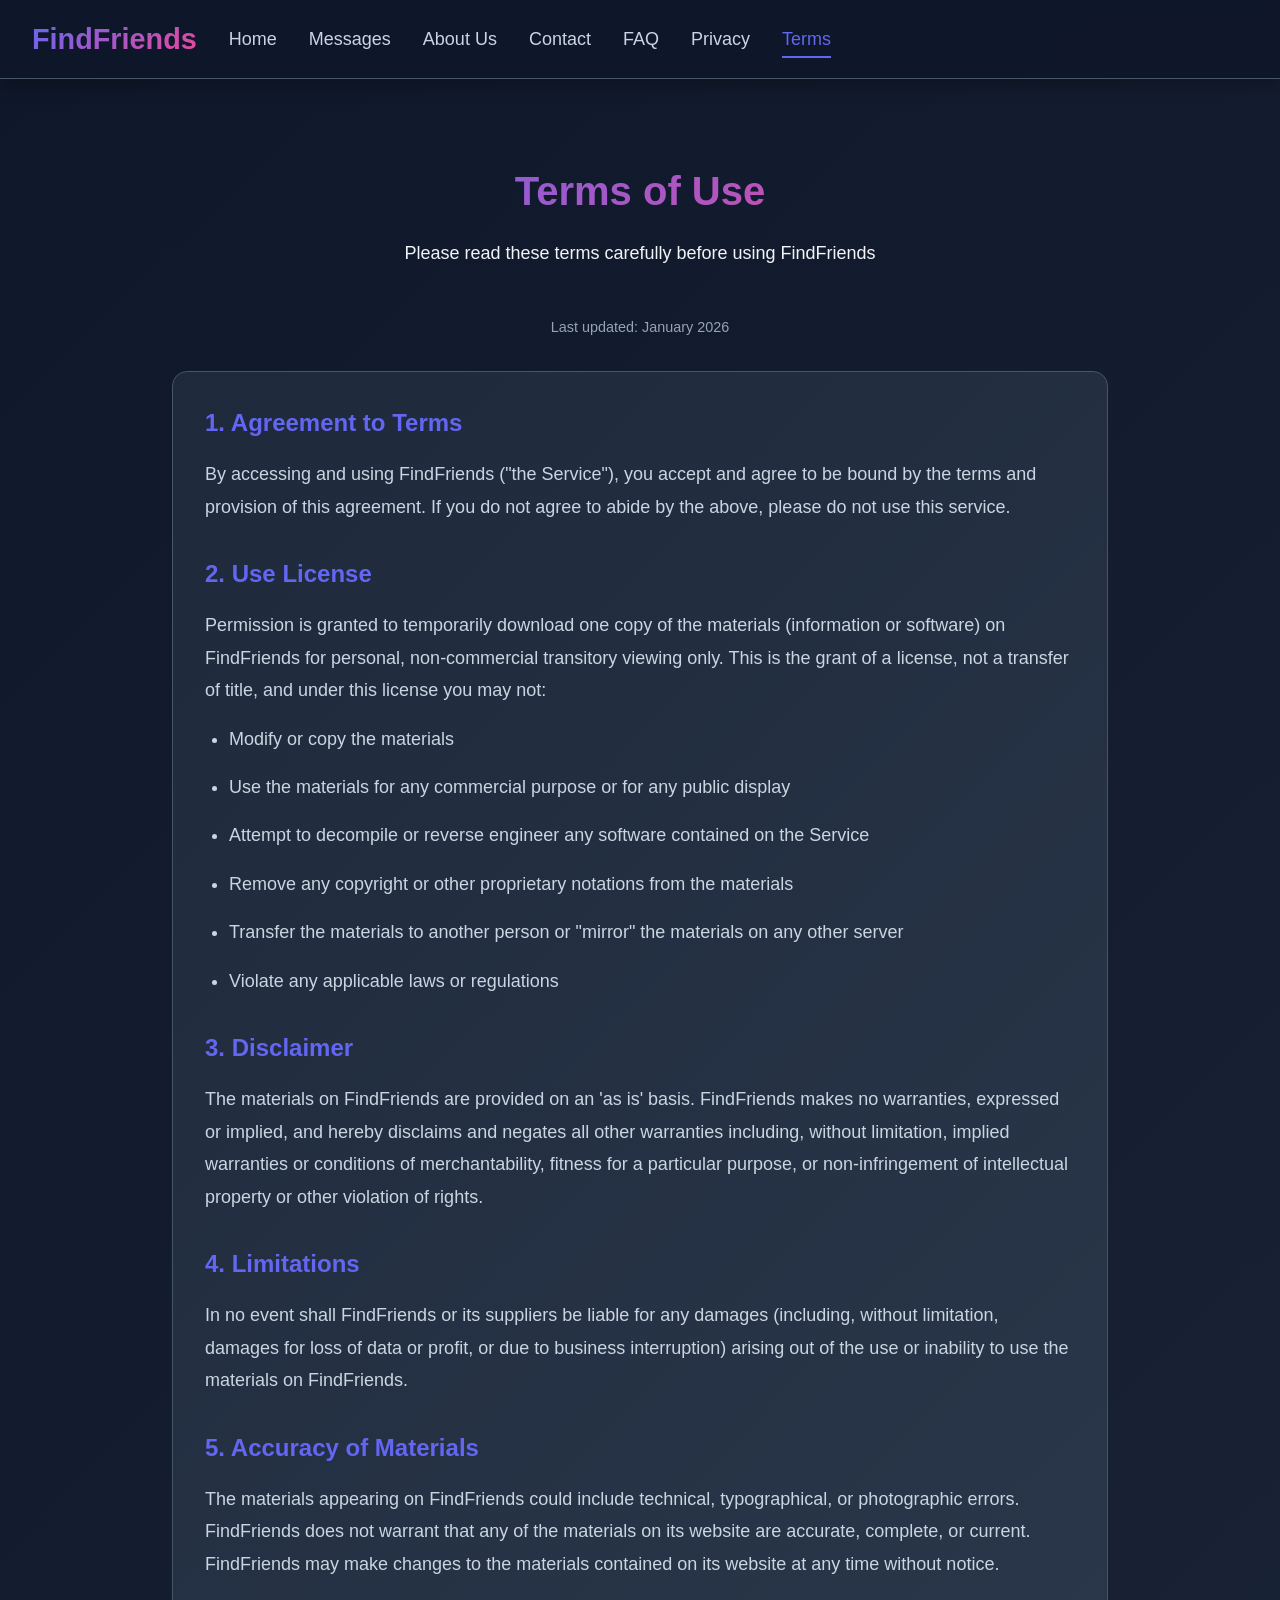
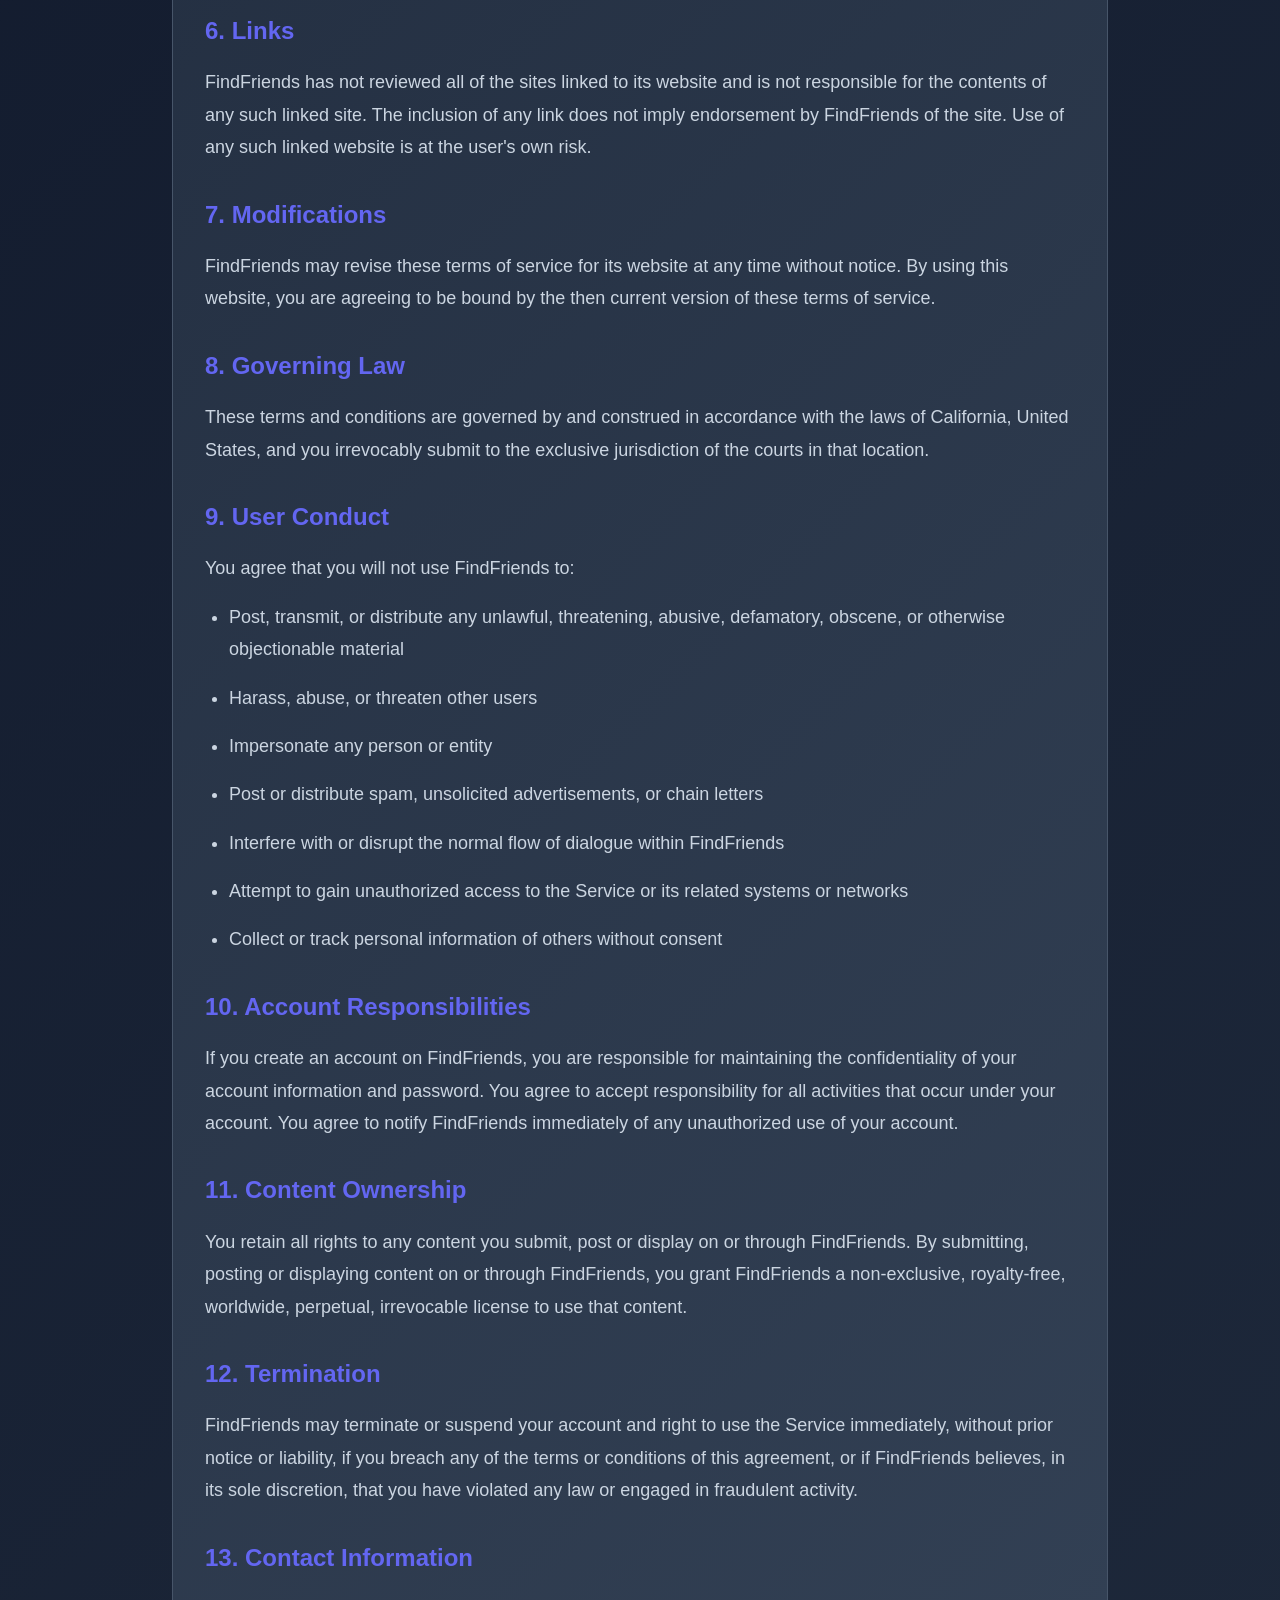
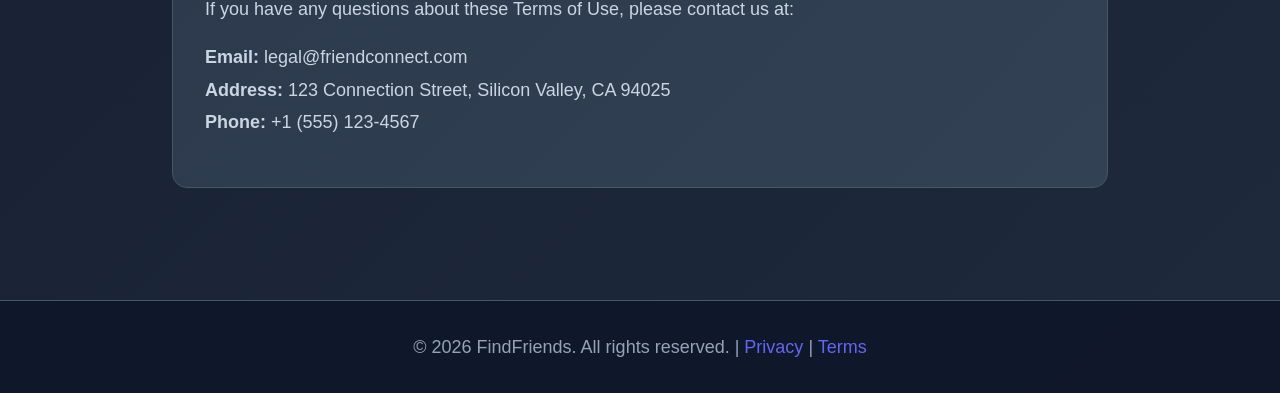
<file: FindFriends/html/terms.html>
<!DOCTYPE html>
<html lang="en">
<head>
    <meta charset="UTF-8">
    <meta name="viewport" content="width=device-width, initial-scale=1.0">
    <title>Terms of Use - FindFriends</title>
    <link rel="stylesheet" href="../css/styles.css">
    <link rel="stylesheet" href="../css/responsive.css">
    
</head>
<body>
    <header>
        <nav class="navbar">
            <div class="nav-container">
                <h1 class="logo"> FindFriends</h1>
                <div class="nav-menu">
                    <a href="../index.html" class="nav-link">Home</a>
                    <a href="messages.html" class="nav-link"> Messages</a>
                    <a href="about.html" class="nav-link">About Us</a>
                    <a href="contact.html" class="nav-link">Contact</a>
                    <a href="faq.html" class="nav-link">FAQ</a>
                    <a href="privacy.html" class="nav-link">Privacy</a>
                    <a href="terms.html" class="nav-link active">Terms</a>
                </div>
            </div>
        </nav>
    </header>

    <main>
        <div class="page-container">
            <div class="page-header">
                <h1>Terms of Use</h1>
                <p>Please read these terms carefully before using FindFriends</p>
            </div>

            <div class="last-updated">Last updated: January 2026</div>

            <div class="section">
                <h2>1. Agreement to Terms</h2>
                <p>
                    By accessing and using FindFriends ("the Service"), you accept and agree to be bound by the terms and provision 
                    of this agreement. If you do not agree to abide by the above, please do not use this service.
                </p>

                <h2>2. Use License</h2>
                <p>
                    Permission is granted to temporarily download one copy of the materials (information or software) on FindFriends 
                    for personal, non-commercial transitory viewing only. This is the grant of a license, not a transfer of title, and 
                    under this license you may not:
                </p>
                <ul>
                    <li>Modify or copy the materials</li>
                    <li>Use the materials for any commercial purpose or for any public display</li>
                    <li>Attempt to decompile or reverse engineer any software contained on the Service</li>
                    <li>Remove any copyright or other proprietary notations from the materials</li>
                    <li>Transfer the materials to another person or "mirror" the materials on any other server</li>
                    <li>Violate any applicable laws or regulations</li>
                </ul>

                <h2>3. Disclaimer</h2>
                <p>
                    The materials on FindFriends are provided on an 'as is' basis. FindFriends makes no warranties, expressed or implied, 
                    and hereby disclaims and negates all other warranties including, without limitation, implied warranties or conditions of 
                    merchantability, fitness for a particular purpose, or non-infringement of intellectual property or other violation of rights.
                </p>

                <h2>4. Limitations</h2>
                <p>
                    In no event shall FindFriends or its suppliers be liable for any damages (including, without limitation, damages for 
                    loss of data or profit, or due to business interruption) arising out of the use or inability to use the materials on 
                    FindFriends.
                </p>

                <h2>5. Accuracy of Materials</h2>
                <p>
                    The materials appearing on FindFriends could include technical, typographical, or photographic errors. FindFriends 
                    does not warrant that any of the materials on its website are accurate, complete, or current. FindFriends may make 
                    changes to the materials contained on its website at any time without notice.
                </p>

                <h2>6. Links</h2>
                <p>
                    FindFriends has not reviewed all of the sites linked to its website and is not responsible for the contents of any 
                    such linked site. The inclusion of any link does not imply endorsement by FindFriends of the site. Use of any such 
                    linked website is at the user's own risk.
                </p>

                <h2>7. Modifications</h2>
                <p>
                    FindFriends may revise these terms of service for its website at any time without notice. By using this website, you 
                    are agreeing to be bound by the then current version of these terms of service.
                </p>

                <h2>8. Governing Law</h2>
                <p>
                    These terms and conditions are governed by and construed in accordance with the laws of California, United States, and 
                    you irrevocably submit to the exclusive jurisdiction of the courts in that location.
                </p>

                <h2>9. User Conduct</h2>
                <p>
                    You agree that you will not use FindFriends to:
                </p>
                <ul>
                    <li>Post, transmit, or distribute any unlawful, threatening, abusive, defamatory, obscene, or otherwise objectionable material</li>
                    <li>Harass, abuse, or threaten other users</li>
                    <li>Impersonate any person or entity</li>
                    <li>Post or distribute spam, unsolicited advertisements, or chain letters</li>
                    <li>Interfere with or disrupt the normal flow of dialogue within FindFriends</li>
                    <li>Attempt to gain unauthorized access to the Service or its related systems or networks</li>
                    <li>Collect or track personal information of others without consent</li>
                </ul>

                <h2>10. Account Responsibilities</h2>
                <p>
                    If you create an account on FindFriends, you are responsible for maintaining the confidentiality of your account 
                    information and password. You agree to accept responsibility for all activities that occur under your account. You agree 
                    to notify FindFriends immediately of any unauthorized use of your account.
                </p>

                <h2>11. Content Ownership</h2>
                <p>
                    You retain all rights to any content you submit, post or display on or through FindFriends. By submitting, posting 
                    or displaying content on or through FindFriends, you grant FindFriends a non-exclusive, royalty-free, worldwide, 
                    perpetual, irrevocable license to use that content.
                </p>

                <h2>12. Termination</h2>
                <p>
                    FindFriends may terminate or suspend your account and right to use the Service immediately, without prior notice or 
                    liability, if you breach any of the terms or conditions of this agreement, or if FindFriends believes, in its sole 
                    discretion, that you have violated any law or engaged in fraudulent activity.
                </p>

                <h2>13. Contact Information</h2>
                <p>
                    If you have any questions about these Terms of Use, please contact us at:
                </p>
                <p>
                    <strong>Email:</strong> legal@friendconnect.com<br>
                    <strong>Address:</strong> 123 Connection Street, Silicon Valley, CA 94025<br>
                    <strong>Phone:</strong> +1 (555) 123-4567
                </p>
            </div>
        </div>
    </main>

    <footer>
        <p>&copy; 2026 FindFriends. All rights reserved. | <a href="privacy.html" style="color: var(--primary-color); text-decoration: none;">Privacy</a> | <a href="terms.html" style="color: var(--primary-color); text-decoration: none;">Terms</a></p>
    </footer>
</body>
</html>
</file>
<file: FindFriends/css/styles.css>
/* ============================================
   FRIEND CONNECT - MODERN CSS STYLES
   ============================================ */

/* CSS Variables for Theme */
:root {
    --primary-color: #6366f1;
    --secondary-color: #ec4899;
    --tertiary-color: #f59e0b;
    --bg-primary: #0f172a;
    --bg-secondary: #1e293b;
    --bg-tertiary: #334155;
    --text-primary: #f1f5f9;
    --text-secondary: #cbd5e1;
    --text-muted: #94a3b8;
    --border-color: #475569;
    --success-color: #10b981;
    --danger-color: #ef4444;
    --transition-fast: 0.2s ease;
    --transition-normal: 0.3s ease;
    --transition-slow: 0.5s ease;
    --shadow-sm: 0 2px 4px rgba(0, 0, 0, 0.1);
    --shadow-md: 0 10px 15px rgba(0, 0, 0, 0.2);
    --shadow-lg: 0 20px 25px rgba(0, 0, 0, 0.3);
}

/* ============================================
   GLOBAL STYLES
   ============================================ */

* {
    margin: 0;
    padding: 0;
    box-sizing: border-box;
}

html {
    scroll-behavior: smooth;
}
.page-container {
            max-width: 1000px;
            margin: 0 auto;
            padding: 3rem 2rem;
            color: var(--text-primary);
        }

        .page-header {
            text-align: center;
            margin-bottom: 3rem;
        }

        .page-header h1 {
            font-size: 2.5rem;
            background: linear-gradient(135deg, var(--primary-color), var(--secondary-color));
            -webkit-background-clip: text;
            -webkit-text-fill-color: transparent;
            background-clip: text;
            margin-bottom: 1rem;
        }
.faq-search {
            margin-bottom: 2rem;
        }

        .faq-search input {
            width: 100%;
            padding: 1rem;
            background: var(--bg-secondary);
            border: 1px solid var(--border-color);
            border-radius: 8px;
            color: var(--text-primary);
            font-size: 1rem;
            transition: all var(--transition-fast);
        }

        .faq-search input:focus {
            outline: none;
            border-color: var(--primary-color);
            box-shadow: 0 0 0 3px rgba(99, 102, 241, 0.1);
        }

        .faq-categories {
            display: flex;
            flex-wrap: wrap;
            gap: 1rem;
            margin-bottom: 2rem;
        }

        .faq-category-btn {
            padding: 0.75rem 1.5rem;
            background: var(--bg-secondary);
            border: 1px solid var(--border-color);
            border-radius: 20px;
            color: var(--text-primary);
            cursor: pointer;
            transition: all var(--transition-fast);
            font-weight: 500;
        }

        .faq-category-btn:hover,
        .faq-category-btn.active {
            background: var(--primary-color);
            border-color: var(--primary-color);
            color: white;
        }

        .faq-item {
            background: linear-gradient(135deg, var(--bg-secondary), var(--bg-tertiary));
            border-radius: 12px;
            margin-bottom: 1rem;
            border: 1px solid var(--border-color);
            overflow: hidden;
            transition: all var(--transition-normal);
        }

        .faq-item:hover {
            border-color: var(--primary-color);
            box-shadow: var(--shadow-md);
        }

        .faq-question {
            padding: 1.5rem;
            cursor: pointer;
            display: flex;
            justify-content: space-between;
            align-items: center;
            user-select: none;
            transition: all var(--transition-fast);
        }

        .faq-question:hover {
            background: rgba(99, 102, 241, 0.05);
        }

        .faq-question h3 {
            font-size: 1.1rem;
            color: var(--text-primary);
            margin: 0;
            flex: 1;
        }

        .faq-toggle {
            font-size: 1.5rem;
            color: var(--primary-color);
            transition: transform var(--transition-fast);
            margin-left: 1rem;
        }

        .faq-item.open .faq-toggle {
            transform: rotate(180deg);
        }

        .faq-answer {
            max-height: 0;
            overflow: hidden;
            transition: max-height var(--transition-normal) ease;
            padding: 0 1.5rem;
        }

        .faq-item.open .faq-answer {
            padding: 0 1.5rem 1.5rem;
            max-height: 500px;
        }

        .faq-answer p {
            color: var(--text-secondary);
            line-height: 1.8;
            margin: 0;
        }

        .faq-answer ul {
            margin-left: 1.5rem;
            color: var(--text-secondary);
        }

        .faq-answer li {
            margin-bottom: 0.5rem;
        }
.messages-container {
            max-width: 1400px;
            margin: 0 auto;
            padding: 2rem;
            display: grid;
            grid-template-columns: 350px 1fr;
            gap: 2rem;
            min-height: calc(100vh - 200px);
        }

        .conversations-sidebar {
            background: linear-gradient(135deg, var(--bg-secondary), var(--bg-tertiary));
            border-radius: 15px;
            border: 1px solid var(--border-color);
            display: flex;
            flex-direction: column;
            overflow: hidden;
        }

        .sidebar-header {
            padding: 1.5rem;
            border-bottom: 1px solid var(--border-color);
        }

        .sidebar-header h2 {
            font-size: 1.3rem;
            color: var(--text-primary);
            margin: 0;
        }

        .conversations-list {
            flex: 1;
            overflow-y: auto;
            padding: 0;
        }

        .conversation-item {
            padding: 1rem;
            border-bottom: 1px solid var(--border-color);
            cursor: pointer;
            transition: all var(--transition-fast);
            display: flex;
            gap: 1rem;
            align-items: center;
        }

        .conversation-item:hover {
            background: rgba(99, 102, 241, 0.1);
        }

        .conversation-item.active {
            background: rgba(99, 102, 241, 0.2);
            border-left: 3px solid var(--primary-color);
        }

        .conversation-avatar {
            width: 50px;
            height: 50px;
            border-radius: 50%;
            object-fit: cover;
            flex-shrink: 0;
        }

        .conversation-info {
            flex: 1;
            min-width: 0;
        }

        .conversation-name {
            font-weight: 600;
            color: var(--text-primary);
            margin-bottom: 0.25rem;
        }

        .conversation-preview {
            font-size: 0.85rem;
            color: var(--text-muted);
            white-space: nowrap;
            overflow: hidden;
            text-overflow: ellipsis;
        }

        .chat-area {
            background: linear-gradient(135deg, var(--bg-secondary), var(--bg-tertiary));
            border-radius: 15px;
            border: 1px solid var(--border-color);
            display: flex;
            flex-direction: column;
            overflow: hidden;
        }

        .chat-header {
            padding: 1.5rem;
            border-bottom: 1px solid var(--border-color);
            display: flex;
            justify-content: space-between;
            align-items: center;
        }

        .chat-header h3 {
            font-size: 1.2rem;
            color: var(--text-primary);
            margin: 0;
        }

        .empty-state {
            display: flex;
            flex-direction: column;
            justify-content: center;
            align-items: center;
            height: 100%;
            color: var(--text-muted);
            text-align: center;
        }

        .empty-state-icon {
            font-size: 4rem;
            margin-bottom: 1rem;
        }

        .messages-display {
            flex: 1;
            overflow-y: auto;
            padding: 1.5rem;
            display: flex;
            flex-direction: column;
            gap: 1rem;
        }

        .message-row {
            display: flex;
            margin-bottom: 0.5rem;
        }

        .message-row.sent {
            justify-content: flex-end;
        }

        .message-row.received {
            justify-content: flex-start;
        }
        .message-bubble {
    max-width: 100%;
    overflow-wrap: anywhere;
    word-wrap: break-word;
    word-break: normal;
    white-space: pre-wrap;
}

        .message-bubble {
            max-width: 100%;
            padding: 0.75rem 1rem;
            border-radius: 12px;
            word-wrap: break-word;
        }

        .message-row.sent .message-bubble {
            background: linear-gradient(135deg, var(--primary-color), var(--secondary-color));
            color: white;
        }

        .message-row.received .message-bubble {
            background: var(--bg-tertiary);
            color: var(--text-primary);
            border: 1px solid var(--border-color);
        }

        .message-time {
            font-size: 0.75rem;
            color: var(--text-muted);
            margin-top: 0.25rem;
            padding: 0 0.5rem;
        }

        .chat-input-area {
            padding: 1rem;
            border-top: 1px solid var(--border-color);
            display: flex;
            gap: 0.75rem;
        }

        .chat-input {
            flex: 1;
            padding: 0.75rem 1rem;
            background: var(--bg-tertiary);
            border: 1px solid var(--border-color);
            border-radius: 8px;
            color: var(--text-primary);
            font-size: 0.95rem;
            resize: none;
            max-height: 100px;
            font-family: inherit;
        }

        .chat-input:focus {
            outline: none;
            border-color: var(--primary-color);
        }

        .chat-send-btn {
            padding: 0.75rem 1.5rem;
            background: linear-gradient(135deg, var(--primary-color), var(--secondary-color));
            border: none;
            border-radius: 8px;
            color: white;
            font-weight: 600;
            cursor: pointer;
            transition: all var(--transition-fast);
        }

        .chat-send-btn:hover {
            transform: translateY(-2px);
        }

        .contact-grid {
            display: grid;
            grid-template-columns: repeat(auto-fit, minmax(300px, 1fr));
            gap: 2rem;
            margin-bottom: 3rem;
        }

        .contact-card {
            background: linear-gradient(135deg, var(--bg-secondary), var(--bg-tertiary));
            border-radius: 15px;
            padding: 2rem;
            border: 1px solid var(--border-color);
            transition: all var(--transition-normal);
        }

        .contact-card:hover {
            transform: translateY(-8px);
            box-shadow: var(--shadow-lg);
            border-color: var(--primary-color);
        }

        .contact-card h3 {
            font-size: 1.4rem;
            color: var(--primary-color);
            margin-bottom: 1rem;
            display: flex;
            align-items: center;
            gap: 0.5rem;
        }

        .contact-card p {
            color: var(--text-secondary);
            line-height: 1.8;
        }

        .contact-form {
            background: linear-gradient(135deg, var(--bg-secondary), var(--bg-tertiary));
            border-radius: 15px;
            padding: 2rem;
            border: 1px solid var(--border-color);
        }
        .section {
            background: linear-gradient(135deg, var(--bg-secondary), var(--bg-tertiary));
            border-radius: 15px;
            padding: 2rem;
            margin-bottom: 2rem;
            border: 1px solid var(--border-color);
        }

        .section h2 {
            font-size: 1.5rem;
            color: var(--primary-color);
            margin-bottom: 1rem;
            margin-top: 2rem;
        }

        .section h2:first-child {
            margin-top: 0;
        }

        .section h3 {
            font-size: 1.1rem;
            color: var(--secondary-color);
            margin-top: 1.5rem;
            margin-bottom: 0.75rem;
        }

        .section p, .section li {
            line-height: 1.8;
            color: var(--text-secondary);
            margin-bottom: 1rem;
        }

        .section ul {
            margin-left: 1.5rem;
            margin-bottom: 1rem;
        }

        .last-updated {
            text-align: center;
            color: var(--text-muted);
            font-size: 0.9rem;
            margin-bottom: 2rem;
        }

        .nav-link {
            text-decoration: none;
        }

        @media (max-width: 768px) {
            .page-header h1 {
                font-size: 2rem;
            }

            .section {
                padding: 1.5rem;
            }

            .section h2 {
                font-size: 1.3rem;
            }
        }
        .form-group {
            margin-bottom: 1.5rem;
        }

        .form-group label {
            display: block;
            margin-bottom: 0.5rem;
            font-weight: 600;
            color: var(--text-primary);
        }

        .form-group input,
        .form-group textarea,
        .form-group select {
            width: 100%;
            padding: 0.75rem;
            background: var(--bg-tertiary);
            border: 1px solid var(--border-color);
            border-radius: 8px;
            color: var(--text-primary);
            font-family: inherit;
            font-size: 0.95rem;
            transition: all var(--transition-fast);
        }

        .form-group input:focus,
        .form-group textarea:focus,
        .form-group select:focus {
            outline: none;
            border-color: var(--primary-color);
            box-shadow: 0 0 0 3px rgba(99, 102, 241, 0.1);
        }

        .form-group textarea {
            resize: vertical;
            min-height: 150px;
        }

        .form-submit {
            padding: 1rem 2rem;
            background: linear-gradient(135deg, var(--primary-color), var(--secondary-color));
            border: none;
            border-radius: 8px;
            color: white;
            font-weight: 600;
            font-size: 1rem;
            cursor: pointer;
            transition: all var(--transition-fast);
            width: 100%;
        }
body {
    font-family: 'Segoe UI', Tahoma, Geneva, Verdana, sans-serif;
    background: linear-gradient(135deg, var(--bg-primary) 0%, var(--bg-secondary) 100%);
    color: var(--text-primary);
    line-height: 1.6;
    overflow-x: hidden;
    min-height: 100vh;
}

/* ============================================
   HEADER & NAVIGATION
   ============================================ */

header {
    background: rgba(15, 23, 42, 0.95);
    backdrop-filter: blur(10px);
    border-bottom: 1px solid var(--border-color);
    position: sticky;
    top: 0;
    z-index: 1000;
    box-shadow: var(--shadow-md);
}

.navbar {
    padding: 1rem 2rem;
}

.nav-container {
    max-width: 1400px;
    margin: 0 auto;
    display: flex;
    justify-content: space-between;
    align-items: center;
    gap: 2rem;
}

.nav-menu {
    display: flex;
    gap: 2rem;
    flex: 1;
}

.nav-link {
    color: var(--text-secondary);
    text-decoration: none;
    font-weight: 500;
    transition: all var(--transition-fast);
    position: relative;
}

.nav-link:hover,
.nav-link.active {
    color: var(--primary-color);
}

.nav-link.active::after {
    content: '';
    position: absolute;
    bottom: -5px;
    left: 0;
    right: 0;
    height: 2px;
    background: var(--primary-color);
}

.logo {
    font-size: 1.8rem;
    font-weight: 700;
    background: linear-gradient(135deg, var(--primary-color), var(--secondary-color));
    -webkit-background-clip: text;
    -webkit-text-fill-color: transparent;
    background-clip: text;
    white-space: nowrap;
    cursor: pointer;
    transition: transform var(--transition-fast);
}

.logo:hover {
    transform: scale(1.05);
}

.messages-icon {
    position: relative;
    padding: 0.75rem 1rem;
    background: var(--bg-secondary);
    border: 1px solid var(--border-color);
    border-radius: 8px;
    color: var(--text-primary);
    cursor: pointer;
    font-size: 1rem;
    transition: all var(--transition-fast);
}

.messages-icon:hover {
    background: var(--tertiary-color);
    border-color: var(--tertiary-color);
    transform: translateY(-2px);
}

.message-badge {
    position: absolute;
    top: -8px;
    right: -8px;
    background: var(--danger-color);
    color: white;
    border-radius: 50%;
    width: 24px;
    height: 24px;
    display: flex;
    align-items: center;
    justify-content: center;
    font-size: 0.75rem;
    font-weight: 700;
}

.message-badge.hidden {
    display: none;
}

.nav-actions {
    display: flex;
    gap: 1rem;
    flex: 1;
    max-width: 500px;
}

.search-bar {
    flex: 1;
    padding: 0.75rem 1rem;
    background: var(--bg-secondary);
    border: 1px solid var(--border-color);
    border-radius: 8px;
    color: var(--text-primary);
    font-size: 0.95rem;
    transition: all var(--transition-fast);
}

.search-bar:focus {
    outline: none;
    border-color: var(--primary-color);
    box-shadow: 0 0 0 3px rgba(99, 102, 241, 0.1);
    background: var(--bg-tertiary);
}

.search-bar::placeholder {
    color: var(--text-muted);
}

.filter-btn {
    padding: 0.75rem 1.5rem;
    background: linear-gradient(135deg, var(--primary-color), var(--secondary-color));
    border: none;
    border-radius: 8px;
    color: white;
    font-weight: 600;
    cursor: pointer;
    transition: all var(--transition-fast);
    box-shadow: var(--shadow-sm);
}

.filter-btn:hover {
    transform: translateY(-2px);
    box-shadow: var(--shadow-md);
}

.filter-btn:active {
    transform: translateY(0);
}

/* ============================================
   FILTER PANEL
   ============================================ */

.filter-panel {
    position: fixed;
    left: -350px;
    top: 0;
    width: 350px;
    height: 100vh;
    background: var(--bg-secondary);
    border-right: 1px solid var(--border-color);
    padding: 2rem;
    overflow-y: auto;
    z-index: 999;
    transition: left var(--transition-normal);
    box-shadow: var(--shadow-lg);
}

.filter-panel.open {
    left: 0;
}

.filter-header {
    display: flex;
    justify-content: space-between;
    align-items: center;
    margin-bottom: 2rem;
    padding-bottom: 1rem;
    border-bottom: 1px solid var(--border-color);
}

.filter-header h3 {
    font-size: 1.5rem;
}

.close-btn {
    background: transparent;
    border: none;
    color: var(--text-primary);
    font-size: 1.5rem;
    cursor: pointer;
    transition: color var(--transition-fast);
}

.close-btn:hover {
    color: var(--secondary-color);
}

.filter-group {
    margin-bottom: 2rem;
}

.filter-group label {
    display: block;
    font-weight: 600;
    margin-bottom: 0.75rem;
    color: var(--text-primary);
}

.age-range {
    display: flex;
    gap: 0.75rem;
}

.age-range input {
    flex: 1;
    padding: 0.75rem;
    background: var(--bg-tertiary);
    border: 1px solid var(--border-color);
    border-radius: 6px;
    color: var(--text-primary);
    transition: all var(--transition-fast);
}

.age-range input:focus {
    outline: none;
    border-color: var(--primary-color);
}

.interests-filter {
    display: flex;
    flex-wrap: wrap;
    gap: 0.75rem;
}

.interest-tag {
    padding: 0.6rem 1rem;
    background: var(--bg-tertiary);
    border: 2px solid var(--border-color);
    border-radius: 20px;
    color: var(--text-primary);
    cursor: pointer;
    font-size: 0.9rem;
    transition: all var(--transition-fast);
}

.interest-tag:hover {
    border-color: var(--primary-color);
    color: var(--primary-color);
}

.interest-tag.active {
    background: var(--primary-color);
    border-color: var(--primary-color);
    color: white;
}

#sort-by {
    width: 100%;
    padding: 0.75rem;
    background: var(--bg-tertiary);
    border: 1px solid var(--border-color);
    border-radius: 6px;
    color: var(--text-primary);
    cursor: pointer;
    transition: all var(--transition-fast);
}

#sort-by:focus {
    outline: none;
    border-color: var(--primary-color);
}

.apply-btn, .reset-btn {
    width: 100%;
    padding: 0.9rem;
    margin-top: 1rem;
    border: none;
    border-radius: 6px;
    font-weight: 600;
    cursor: pointer;
    transition: all var(--transition-fast);
}

.apply-btn {
    background: linear-gradient(135deg, var(--primary-color), var(--secondary-color));
    color: white;
}

.apply-btn:hover {
    transform: translateY(-2px);
    box-shadow: var(--shadow-md);
}

.reset-btn {
    background: transparent;
    border: 1px solid var(--border-color);
    color: var(--text-secondary);
}

.reset-btn:hover {
    background: var(--bg-tertiary);
    border-color: var(--secondary-color);
    color: var(--secondary-color);
}

/* ============================================
   MAIN CONTENT
   ============================================ */

main {
    display: flex;
    max-width: 1550px;
    margin: 0 auto;
    gap: 2rem;
    padding: 2rem;
    min-height: calc(100vh - 200px);
}

.main-content {
    flex: 1;
    display: flex;
    flex-direction: column;
}

.stats-bar {
    display: flex;
    justify-content: space-between;
    align-items: center;
    padding: 1.5rem;
    background: rgba(51, 65, 85, 0.5);
    border-radius: 10px;
    margin-bottom: 2rem;
    border: 1px solid var(--border-color);
}

.stats-bar span {
    font-weight: 500;
    color: var(--text-secondary);
}

.stats-bar strong {
    color: var(--primary-color);
    font-size: 1.2rem;
}

.view-toggle {
    padding: 0.75rem 1.5rem;
    background: var(--bg-tertiary);
    border: 1px solid var(--border-color);
    border-radius: 6px;
    color: var(--text-primary);
    cursor: pointer;
    font-weight: 600;
    transition: all var(--transition-fast);
}

.view-toggle:hover {
    background: var(--primary-color);
    border-color: var(--primary-color);
    transform: translateY(-2px);
}

/* ============================================
   PROFILE LIST & GRID
   ============================================ */

.profile-list {
    display: grid;
    grid-template-columns: repeat(auto-fill, minmax(280px, 1fr));
    gap: 2rem;
    animation: fadeIn var(--transition-slow);
    justify-items: stretch;
}

.profile-list.list-view {
    grid-template-columns: 1fr;
    max-width: 900px;
    margin: 0 auto;
}

@keyframes fadeIn {
    from {
        opacity: 0;
        transform: translateY(10px);
    }
    to {
        opacity: 1;
        transform: translateY(0);
    }
}

/* ============================================
   PROFILE CARD
   ============================================ */

.profile-card {
    background: linear-gradient(135deg, var(--bg-secondary), var(--bg-tertiary));
    border-radius: 15px;
    overflow: hidden;
    box-shadow: var(--shadow-md);
    transition: all var(--transition-normal);
    cursor: pointer;
    border: 1px solid var(--border-color);
    display: flex;
    flex-direction: column;
    position: relative;
    height: 100%;
}

.profile-list.list-view .profile-card {
    display: flex;
    flex-direction: row;
    height: auto;
    min-height: 200px;
}

.profile-card:hover {
    transform: translateY(-8px);
    box-shadow: var(--shadow-lg);
    border-color: var(--primary-color);
}

.profile-list.list-view .profile-card:hover {
    transform: translateX(8px);
}

.profile-image-container {
    position: relative;
    height: 250px;
    overflow: hidden;
    background: var(--bg-tertiary);
}

.profile-list.list-view .profile-image-container {
    height: auto;
    width: 200px;
    min-width: 200px;
    flex-shrink: 0;
}

.profile-image {
    width: 100%;
    height: 100%;
    object-fit: cover;
    transition: transform var(--transition-normal);
}

.profile-card:hover .profile-image {
    transform: scale(1.08);
}

.online-status {
    position: absolute;
    top: 10px;
    right: 10px;
    width: 12px;
    height: 12px;
    background: var(--success-color);
    border: 2px solid white;
    border-radius: 50%;
    box-shadow: 0 0 10px rgba(16, 185, 129, 0.5);
}

.online-status.offline {
    background: var(--text-muted);
    box-shadow: none;
}

.profile-content {
    padding: 1.5rem;
    flex-grow: 1;
    display: flex;
    flex-direction: column;
}

.profile-list.list-view .profile-content {
    flex: 1;
    justify-content: space-between;
}

.profile-header {
    margin-bottom: 1rem;
}

.profile-name {
    font-size: 1.4rem;
    font-weight: 700;
    color: var(--text-primary);
    margin-bottom: 0.3rem;
}

.profile-meta {
    font-size: 0.95rem;
    color: var(--text-secondary);
}

.profile-bio {
    font-size: 0.9rem;
    color: var(--text-muted);
    margin-bottom: 1rem;
    line-height: 1.5;
}

.profile-interests {
    margin-bottom: 1rem;
}

.interests-label {
    font-size: 0.85rem;
    font-weight: 600;
    color: var(--text-muted);
    margin-bottom: 0.5rem;
    display: block;
}

.interest-badges {
    display: flex;
    flex-wrap: wrap;
    gap: 0.5rem;
}

.interest-badge {
    display: inline-block;
    padding: 0.4rem 0.8rem;
    background: rgba(99, 102, 241, 0.2);
    border: 1px solid var(--primary-color);
    border-radius: 15px;
    font-size: 0.8rem;
    color: var(--primary-color);
    font-weight: 500;
}

.interest-badge:nth-child(2n) {
    border-color: var(--secondary-color);
    background: rgba(236, 72, 153, 0.2);
    color: var(--secondary-color);
}

.interest-badge:nth-child(3n) {
    border-color: var(--tertiary-color);
    background: rgba(245, 158, 11, 0.2);
    color: var(--tertiary-color);
}

.profile-actions {
    display: flex;
    gap: 0.75rem;
    margin-top: auto;
}

.profile-list.list-view .profile-actions {
    flex-direction: column;
    gap: 0.5rem;
}

.action-btn {
    flex: 1;
    padding: 0.75rem;
    border: 1px solid var(--border-color);
    border-radius: 8px;
    background: transparent;
    color: var(--text-primary);
    font-weight: 600;
    cursor: pointer;
    transition: all var(--transition-fast);
    font-size: 0.9rem;
}

.profile-list.list-view .action-btn {
    flex: 1;
    padding: 0.6rem 0.75rem;
    font-size: 0.85rem;
}

.action-btn:hover {
    transform: translateY(-2px);
}

.action-btn.like-btn {
    border-color: var(--secondary-color);
    color: var(--secondary-color);
}

.action-btn.like-btn:hover {
    background: var(--secondary-color);
    color: white;
}

.action-btn.like-btn.liked {
    background: var(--secondary-color);
    color: white;
}

.action-btn.friend-btn {
    border-color: var(--primary-color);
    color: var(--primary-color);
}

.action-btn.friend-btn:hover {
    background: var(--primary-color);
    color: white;
}

.action-btn.friend-btn.added {
    background: var(--primary-color);
    color: white;
}

.action-btn.message-btn {
    border-color: var(--tertiary-color);
    color: var(--tertiary-color);
}

.action-btn.message-btn:hover {
    background: var(--tertiary-color);
    color: white;
}

/* ============================================
   NO RESULTS & EMPTY STATE
   ============================================ */

.no-results {
    grid-column: 1 / -1;
    text-align: center;
    padding: 3rem;
    color: var(--text-muted);
    font-size: 1.1rem;
}

.no-results.hidden {
    display: none;
}

/* ============================================
   FOOTER
   ============================================ */

footer {
    background: rgba(15, 23, 42, 0.95);
    border-top: 1px solid var(--border-color);
    padding: 2rem;
    text-align: center;
    color: var(--text-muted);
    margin-top: auto;
}

/* ============================================
   ANIMATIONS
   ============================================ */

@keyframes slideIn {
    from {
        opacity: 0;
        transform: translateX(-20px);
    }
    to {
        opacity: 1;
        transform: translateX(0);
    }
}

@keyframes pulse {
    0%, 100% {
        opacity: 1;
    }
    50% {
        opacity: 0.7;
    }
}

.profile-card {
    animation: slideIn var(--transition-normal) forwards;
}

.profile-card:nth-child(1) { animation-delay: 0s; }
.profile-card:nth-child(2) { animation-delay: 0.1s; }
.profile-card:nth-child(3) { animation-delay: 0.2s; }
.profile-card:nth-child(n+4) { animation-delay: 0.3s; }

/* ============================================
   SCROLLBAR STYLING
   ============================================ */

::-webkit-scrollbar {
    width: 8px;
    height: 8px;
}

::-webkit-scrollbar-track {
    background: var(--bg-secondary);
}

::-webkit-scrollbar-thumb {
    background: var(--primary-color);
    border-radius: 4px;
}

::-webkit-scrollbar-thumb:hover {
    background: var(--secondary-color);
}

/* ============================================
   MESSAGING & MODAL STYLES
   ============================================ */

.modal-overlay {
    display: none;
    position: fixed;
    top: 0;
    left: 0;
    right: 0;
    bottom: 0;
    background: rgba(0, 0, 0, 0.7);
    z-index: 2000;
    justify-content: center;
    align-items: center;
    animation: fadeIn var(--transition-normal);
}

.modal-overlay.active {
    display: flex;
}

.message-modal {
    background: var(--bg-secondary);
    border-radius: 15px;
    width: 90%;
    max-width: 1000px;
    height: 80vh;
    display: flex;
    flex-direction: column;
    box-shadow: var(--shadow-lg);
    border: 1px solid var(--border-color);
    animation: slideUp var(--transition-normal);
    overflow: hidden;
}

@keyframes slideUp {
    from {
        opacity: 0;
        transform: translateY(20px);
    }
    to {
        opacity: 1;
        transform: translateY(0);
    }
}

.message-modal-header {
    display: flex;
    justify-content: space-between;
    align-items: center;
    padding: 1.5rem;
    border-bottom: 1px solid var(--border-color);
}

.message-modal-header h2 {
    font-size: 1.3rem;
    color: var(--text-primary);
}

.message-modal-close {
    background: transparent;
    border: none;
    color: var(--text-primary);
    font-size: 1.5rem;
    cursor: pointer;
    transition: color var(--transition-fast);
}

.message-modal-close:hover {
    color: var(--secondary-color);
}

.message-list {
    flex: 1;
    overflow-y: auto;
    padding: 1rem;
    display: flex;
    flex-direction: column;
    gap: 1rem;
}

.message-item {
    padding: 1rem;
    background: var(--bg-tertiary);
    border-radius: 10px;
    border-left: 3px solid var(--primary-color);
    transition: all var(--transition-fast);
    cursor: pointer;
}

.message-item:hover {
    background: rgba(99, 102, 241, 0.1);
    transform: translateX(4px);
}

.message-item.unread {
    background: rgba(236, 72, 153, 0.1);
    border-left-color: var(--secondary-color);
}

.message-item-header {
    display: flex;
    justify-content: space-between;
    align-items: center;
    margin-bottom: 0.5rem;
}

.message-sender {
    font-weight: 600;
    color: var(--text-primary);
}

.message-time {
    font-size: 0.8rem;
    color: var(--text-muted);
}

.message-preview {
    font-size: 0.9rem;
    color: var(--text-secondary);
    white-space: nowrap;
    overflow: hidden;
    text-overflow: ellipsis;
}

.message-conversation {
    display: none;
    flex-direction: column;
    flex: 1;
    overflow: hidden;
    min-height: 0;
}

.message-conversation.active {
    display: flex;
}

.conversation-header {
    padding: 1rem;
    border-bottom: 1px solid var(--border-color);
    display: flex;
    justify-content: space-between;
    align-items: center;
}

.conversation-back {
    background: transparent;
    border: none;
    color: var(--primary-color);
    cursor: pointer;
    font-weight: 600;
    font-size: 0.95rem;
    transition: color var(--transition-fast);
}

.conversation-back:hover {
    color: var(--secondary-color);
}

.messages-container {
    flex: 1;
    overflow-y: auto;
    padding: 1.5rem;
    display: flex;
    flex-direction: column;
    gap: 1rem;
    min-height: 0;
}

.message-bubble {
    display: flex;
    margin-bottom: 0.5rem;
}

.message-bubble.sent {
    justify-content: flex-end;
}

.message-bubble.received {
    justify-content: flex-start;
}

.message-content {
    max-width: 70%;
    padding: 0.75rem 1rem;
    border-radius: 12px;
    word-wrap: break-word;
}

.message-bubble.sent .message-content {
    background: linear-gradient(135deg, var(--primary-color), var(--secondary-color));
    color: white;
}

.message-bubble.received .message-content {
    background: var(--bg-tertiary);
    color: var(--text-primary);
    border: 1px solid var(--border-color);
}

.message-timestamp {
    font-size: 0.75rem;
    color: var(--text-muted);
    margin-top: 0.25rem;
    text-align: right;
}

.message-bubble.received .message-timestamp {
    text-align: left;
}

.message-input-area {
    padding: 1rem;
    border-top: 1px solid var(--border-color);
    display: flex;
    gap: 0.5rem;
}

.message-input {
    flex: 1;
    padding: 0.75rem 1rem;
    background: var(--bg-tertiary);
    border: 1px solid var(--border-color);
    border-radius: 8px;
    color: var(--text-primary);
    font-size: 0.95rem;
    resize: none;
    max-height: 100px;
}

.message-input:focus {
    outline: none;
    border-color: var(--primary-color);
    box-shadow: 0 0 0 3px rgba(99, 102, 241, 0.1);
}

.message-input::placeholder {
    color: var(--text-muted);
}

.message-send-btn {
    padding: 0.75rem 1.25rem;
    background: linear-gradient(135deg, var(--primary-color), var(--secondary-color));
    border: none;
    border-radius: 8px;
    color: white;
    font-weight: 600;
    cursor: pointer;
    transition: all var(--transition-fast);
}

.message-send-btn:hover {
    transform: translateY(-2px);
    box-shadow: var(--shadow-md);
}

.message-send-btn:active {
    transform: translateY(0);
}
</file>
<file: FindFriends/css/responsive.css>
/* Responsive styles for the friend-connect application */

/* Mobile styles */
@media (max-width: 768px) {
    body {
        font-size: 14px;
    }

    .navbar {
        flex-direction: column;
        align-items: center;
    }

    .profile-grid {
        grid-template-columns: repeat(1, 1fr);
    }

    .profile-card {
        margin: 10px;
        padding: 15px;
    }

    .nav-container {
        flex-direction: column;
        gap: 1rem;
    }

    .nav-menu {
        order: -1;
        width: 100%;
        justify-content: center;
    }

    .nav-actions {
        width: 100%;
        flex-direction: column;
    }

    .search-bar {
        width: 100%;
    }

    main {
        flex-direction: column;
        padding: 1rem;
        gap: 1rem;
    }

    .filter-panel {
        width: 100%;
        left: -100%;
    }

    .filter-panel.open {
        left: 0;
    }

    .profile-list {
        grid-template-columns: repeat(auto-fill, minmax(250px, 1fr));
        gap: 1.5rem;
    }

    .stats-bar {
        flex-direction: column;
        gap: 1rem;
        text-align: center;
    }

    .profile-image-container {
        height: 200px;
    }

    .profile-list.list-view .profile-card {
        flex-direction: column;
        min-height: auto;
    }

    .profile-list.list-view .profile-image-container {
        width: 100%;
        height: 200px;
    }

    .message-content {
        max-width: 80%;
    }
}

/* Tablet styles */
@media (min-width: 769px) and (max-width: 1024px) {
    body {
        font-size: 16px;
    }

    .navbar {
        justify-content: space-between;
    }

    .profile-grid {
        grid-template-columns: repeat(2, 1fr);
    }

    .profile-card {
        margin: 15px;
        padding: 20px;
    }
}

/* Small devices (480px and below) */
@media (max-width: 480px) {
    .navbar {
        padding: 1rem;
    }

    .logo {
        font-size: 1.4rem;
    }

    .nav-menu {
        display: none;
    }

    .nav-actions {
        flex-direction: column;
        gap: 0.75rem;
    }

    .search-bar {
        font-size: 0.9rem;
        padding: 0.6rem 0.75rem;
    }

    .filter-btn {
        padding: 0.6rem 1rem;
        font-size: 0.9rem;
    }

    .profile-list {
        grid-template-columns: 1fr;
        gap: 1rem;
    }

    .profile-card {
        border-radius: 12px;
    }

    .profile-image-container {
        height: 200px;
    }

    .profile-content {
        padding: 1rem;
    }

    .profile-name {
        font-size: 1.2rem;
    }

    .profile-actions {
        gap: 0.5rem;
    }

    .action-btn {
        padding: 0.65rem 0.5rem;
        font-size: 0.8rem;
    }

    .interest-badge {
        font-size: 0.75rem;
        padding: 0.3rem 0.6rem;
    }

    .filter-panel {
        width: 100%;
        padding: 1.5rem;
    }

    .filter-header h3 {
        font-size: 1.2rem;
    }

    .view-toggle {
        width: 100%;
        padding: 0.75rem;
    }

    .message-modal {
        width: 95%;
        max-height: 90vh;
    }

    .message-content {
        max-width: 85%;
    }
}

/* Desktop styles */
@media (min-width: 1025px) {
    body {
        font-size: 18px;
    }

    .navbar {
        justify-content: flex-start;
    }

    .profile-grid {
        grid-template-columns: repeat(3, 1fr);
    }

    .profile-card {
        margin: 20px;
        padding: 25px;
    }
}
</file>
